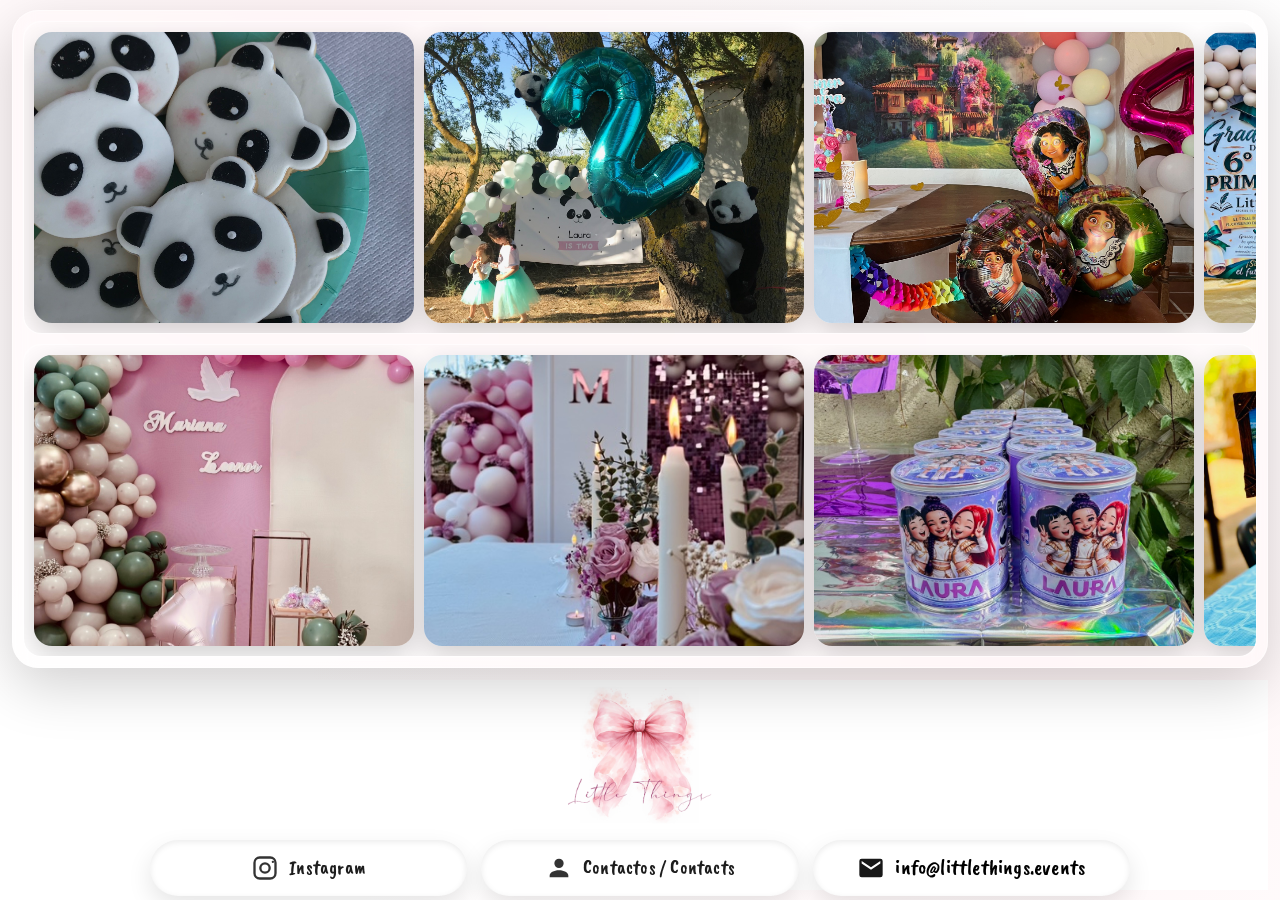
<file: index.html>
<!DOCTYPE html>
<html lang="pt">
<head>
  <!-- Google tag (gtag.js) -->
  <script async src="https://www.googletagmanager.com/gtag/js?id=G-YQN46F71DS"></script>
  <script>
    window.dataLayer = window.dataLayer || [];
    function gtag(){dataLayer.push(arguments);}
    gtag('js', new Date());
    gtag('config', 'G-YQN46F71DS');
  </script>

  <meta charset="UTF-8" />
  <meta name="viewport" content="width=device-width, initial-scale=1.0, viewport-fit=cover" />
  <title>Little Things</title>

  <link rel="preconnect" href="https://fonts.googleapis.com">
  <link rel="preconnect" href="https://fonts.gstatic.com" crossorigin>
  <link href="https://fonts.googleapis.com/css2?family=Caveat+Brush&display=swap" rel="stylesheet">

  <style>
    :root{
      --gap: 12px;

      --speedTop: 26s;
      --speedBottom: 30s;

      --minLogoBlock: 210px;
      --minSlideBlock: 320px;

      --shadow: 0 18px 55px rgba(0,0,0,0.18);
      --radiusOuter: 26px;
      --radiusInner: 18px;

      --btnFont: "Caveat Brush", system-ui, -apple-system, Segoe UI, Roboto, Arial, sans-serif;
      --btnSize: 22px;
    }

    *{
      box-sizing: border-box;
    }

    html{
      height: -webkit-fill-available;
    }

    body{
      margin: 0;
      height: 100vh;
      height: 100svh;
      height: 100dvh;
      height: -webkit-fill-available;
      overflow: hidden;
      font-family: system-ui, -apple-system, Segoe UI, Roboto, Arial, sans-serif;
      background: #fff;
    }

    .bg{
      position: fixed;
      inset: 0;
      background:
        radial-gradient(circle at 25% 10%, rgba(255,192,203,0.18), transparent 55%),
        radial-gradient(circle at 80% 70%, rgba(255,182,193,0.14), transparent 60%),
        #ffffff;
      z-index: -2;
    }

    .page{
      position: fixed;
      inset: 0;
      display: grid;
      gap: var(--gap);
      padding:
        calc(10px + env(safe-area-inset-top))
        12px
        calc(10px + env(safe-area-inset-bottom))
        12px;

      grid-template-rows:
        minmax(var(--minSlideBlock), 2.5fr)
        minmax(var(--minLogoBlock), 0.8fr);
    }

    .slideshow{
      border-radius: var(--radiusOuter);
      overflow: hidden;
      background: rgba(255,255,255,0.12);
      border: 1px solid rgba(255,255,255,0.45);
      box-shadow: var(--shadow);
      backdrop-filter: blur(10px);
      -webkit-backdrop-filter: blur(10px);

      display: grid;
      grid-template-rows: 1fr 1fr;
      gap: 10px;
      padding: 10px;
      min-height: 0;
    }

    .lane{
      position: relative;
      overflow: hidden;
      border-radius: var(--radiusInner);
      background: rgba(255,255,255,0.18);
      border: 1px solid rgba(255,255,255,0.45);
    }

    .track{
      position: absolute;
      inset: 0;
      display: flex;
      gap: 10px;
      padding: 10px;
      width: max-content;
      align-items: center;
      will-change: transform;
    }

    .lane.top .track{
      animation: moveLeft var(--speedTop) linear infinite;
    }

    .lane.bottom .track{
      animation: moveRight var(--speedBottom) linear infinite;
    }

    @keyframes moveLeft{
      from{
        transform: translateX(0);
      }

      to{
        transform: translateX(calc(-1 * var(--shift)));
      }
    }

    @keyframes moveRight{
      from{
        transform: translateX(calc(-1 * var(--shift)));
      }

      to{
        transform: translateX(0);
      }
    }

    .slide{
      flex: 0 0 auto;
      height: 100%;
      width: min(40vw, 380px);
      border-radius: var(--radiusInner);
      overflow: hidden;
      box-shadow: 0 10px 28px rgba(0,0,0,0.18);
      background: transparent;
    }

    .slide img{
      width: 100%;
      height: 100%;
      display: block;
      object-fit: cover;
      object-position: center;
    }

    .bottomBar{
      width: 100%;
      height: 100%;
      background: #ffffff;
      border: none;
      border-radius: 0;
      box-shadow: none;
      padding: 0;
      margin: 0;

      display: grid;
      grid-template-rows: minmax(150px, 1fr) auto;
      align-items: center;
      justify-items: center;
      gap: 10px;
      min-height: 0;
    }

    .logoWrap{
      width: 100%;
      height: 100%;
      display: flex;
      align-items: stretch;
      justify-content: center;
      min-height: 0;
    }

    .logoWrap img{
      width: 100%;
      height: 100%;
      object-fit: contain;
      display: block;
    }

    .contactRow{
      width: 100%;
      display: flex;
      justify-content: center;
      padding: 0 12px 10px 12px;
    }

    .contactGroup{
      width: min(980px, 100%);
      display: flex;
      gap: 14px;
      justify-content: center;
      flex-wrap: wrap;
    }

    .contactBtn{
      display: inline-flex;
      align-items: center;
      justify-content: center;

      flex: 1 1 240px;
      max-width: 520px;

      gap: 10px;
      cursor: pointer;
      -webkit-tap-highlight-color: transparent;
      user-select: none;
      transition: transform .10s ease, filter .12s ease;

      padding: 14px 16px;
      border-radius: 999px;
      text-decoration: none;

      color: rgba(10,10,10,0.92);
      background: #ffffff;
      border: none;

      box-shadow:
        inset 0 2px 6px rgba(0,0,0,0.08),
        0 10px 24px rgba(0,0,0,0.10);

      font-family: var(--btnFont);
      font-weight: 400;
      letter-spacing: .2px;
      font-size: var(--btnSize);
      line-height: 1.05;
    }

    .contactBtn *{
      font-family: var(--btnFont);
      font-weight: 400;
      font-size: var(--btnSize);
      line-height: 1.05;
    }

    .contactBtn:hover{
      filter: brightness(1.02);
    }

    .contactBtn:active{
      transform: scale(0.985);
    }

    button.contactBtn{
      -webkit-appearance: none;
      appearance: none;
      font: inherit;
      color: inherit;
      background: #ffffff;
      text-align: center;
    }

    .icon{
      width: 28px;
      height: 28px;
      display: inline-block;
      opacity: .9;
      flex: 0 0 auto;
    }

    .glow{
      animation-name: glowPulse;
      animation-timing-function: ease-in-out;
      animation-iteration-count: infinite;
    }

    @keyframes glowPulse{
      0%{
        box-shadow:
          inset 0 2px 6px rgba(0,0,0,0.08),
          0 10px 24px rgba(0,0,0,0.10);
      }

      50%{
        box-shadow:
          inset 0 2px 6px rgba(0,0,0,0.08),
          0 14px 34px rgba(255,105,180,0.22);
      }

      100%{
        box-shadow:
          inset 0 2px 6px rgba(0,0,0,0.08),
          0 10px 24px rgba(0,0,0,0.10);
      }
    }

    #btnInsta span,
    #btnContacts span{
      font-size: calc(var(--btnSize) - 2px);
    }

    @media (max-height: 700px){
      :root{
        --minLogoBlock: 180px;
        --minSlideBlock: 300px;
        --btnSize: 20px;
      }

      .slide{
        width: min(44vw, 360px);
      }

      .contactBtn{
        padding: 12px 14px;
      }
    }

    @media (max-width: 768px){
      :root{
        --btnSize: 19px;
      }

      .page{
        grid-template-rows:
          minmax(340px, 1.8fr)
          minmax(250px, 0.85fr);
      }

      .slideshow{
        gap: 8px;
        padding: 8px;
      }

      .track{
        gap: 8px;
        padding: 8px;
      }

      .slide{
        width: min(72vw, 300px);
      }

      .bottomBar{
        grid-template-rows: minmax(130px, 1fr) auto;
        gap: 6px;
      }

      .logoWrap{
        min-height: 130px;
        max-height: 170px;
      }

      .logoWrap img{
        width: 100%;
        height: 100%;
        object-fit: contain;
      }

      .contactRow{
        padding: 0 6px 6px 6px;
      }

      .contactGroup{
        gap: 6px;
      }

      .contactBtn{
        flex: 1 1 100%;
        max-width: 520px;
        padding: 8px 14px;
        min-height: 40px;
      }

      .icon{
        width: 24px;
        height: 24px;
      }

      #emailText{
        font-size: 16px;
      }
    }

    @media (max-width: 420px){
      :root{
        --btnSize: 18px;
      }

      .page{
        grid-template-rows:
          minmax(330px, 1.75fr)
          minmax(240px, 0.8fr);
      }

      .bottomBar{
        grid-template-rows: minmax(120px, 150px) auto;
        gap: 5px;
      }

      .logoWrap{
        min-height: 120px;
        max-height: 150px;
      }

      .contactRow{
        padding: 0 5px 6px 5px;
      }

      .contactGroup{
        gap: 5px;
      }

      .contactBtn{
        padding: 7px 12px;
        min-height: 38px;
      }

      .icon{
        width: 22px;
        height: 22px;
      }

      #emailText{
        font-size: 15px;
      }
    }

    @media (max-width: 360px){
      :root{
        --btnSize: 16px;
      }

      .page{
        grid-template-rows:
          minmax(320px, 1.75fr)
          minmax(225px, 0.75fr);
      }

      .bottomBar{
        grid-template-rows: minmax(105px, 130px) auto;
      }

      .logoWrap{
        min-height: 105px;
        max-height: 130px;
      }

      .contactBtn{
        padding: 6px 10px;
        min-height: 36px;
      }

      .icon{
        width: 20px;
        height: 20px;
      }

      #emailText{
        font-size: 14px;
      }
    }
  </style>
</head>

<body>

  <div class="bg" aria-hidden="true"></div>

  <div class="page">

    <section class="slideshow" aria-label="Slideshow">

      <div class="lane top">
        <div class="track" id="trackTop"></div>
      </div>

      <div class="lane bottom">
        <div class="track" id="trackBottom"></div>
      </div>

    </section>

    <section class="bottomBar" aria-label="Logo and contacts">

      <div class="logoWrap">
        <img src="./background.png" alt="Little Things" />
      </div>

      <div class="contactRow">

        <div class="contactGroup">

          <a class="contactBtn glow"
             id="btnInsta"
             href="https://www.instagram.com/little.things.artdecor"
             target="_blank"
             rel="noopener">

            <svg class="icon" viewBox="0 0 24 24" aria-hidden="true">
              <path fill="currentColor" d="M7.5 2h9A5.5 5.5 0 0 1 22 7.5v9A5.5 5.5 0 0 1 16.5 22h-9A5.5 5.5 0 0 1 2 16.5v-9A5.5 5.5 0 0 1 7.5 2Zm0 2A3.5 3.5 0 0 0 4 7.5v9A3.5 3.5 0 0 0 7.5 20h9a3.5 3.5 0 0 0 3.5-3.5v-9A3.5 3.5 0 0 0 16.5 4h-9Zm11.25 1.75a1 1 0 1 1 0 2a1 1 0 0 1 0-2ZM12 7a5 5 0 1 1 0 10a5 5 0 0 1 0-10Zm0 2a3 3 0 1 0 0 6a3 3 0 0 0 0-6Z"/>
            </svg>

            <span>Instagram</span>
          </a>

          <a class="contactBtn glow"
             id="btnContacts"
             href="./qr_contact/contacts.html">

            <svg class="icon" viewBox="0 0 24 24" aria-hidden="true">
              <path fill="currentColor" d="M12 12a4 4 0 1 0-4-4a4 4 0 0 0 4 4Zm0 2c-4.42 0-8 2.01-8 4.5V20h16v-1.5c0-2.49-3.58-4.5-8-4.5Z"/>
            </svg>

            <span>Contactos / Contacts</span>
          </a>

          <button class="contactBtn glow"
                  id="emailBtn"
                  type="button">

            <svg class="icon" viewBox="0 0 24 24" aria-hidden="true">
              <path fill="currentColor" d="M20 4H4a2 2 0 0 0-2 2v12a2 2 0 0 0 2 2h16a2 2 0 0 0 2-2V6a2 2 0 0 0-2-2Zm0 4.2l-8 5.3l-8-5.3V6l8 5.3L20 6v2.2Z"/>
            </svg>

            <span id="emailText">info@littlethings.events</span>
          </button>

        </div>

      </div>

    </section>

  </div>

  <script>
    const topPhotos = [
      "./assets/photo01.jpg",
      "./assets/photo02.jpg",
      "./assets/photo03.jpg",
      "./assets/photo04.jpg",
      "./assets/photo05.jpg",
      "./assets/photo06.jpg",
      "./assets/photo07.jpg",
      "./assets/photo08.jpg",
      "./assets/photo09.jpg",
      "./assets/photo10.jpg",
      "./assets/photo11.jpg",
      "./assets/photo12.jpg",
      "./assets/photo13.jpg",
      "./assets/photo14.jpg",
      //"./assets/photo15.jpg",
      //"./assets/photo16.jpg",
      "./assets/photo17.jpg",
      "./assets/photo18.jpg",
      "./assets/photo19.jpg",
      "./assets/photo20.jpg",
      "./assets/photo21.jpg",
      "./assets/photo22.jpg",
      "./assets/photo23.jpg",
      "./assets/photo47.jpg",
      "./assets/photo48.jpg",
      "./assets/photo49.jpg",
      "./assets/photo50.jpg",
      "./assets/photo51.jpg",
    ];

    const bottomPhotos = [
      "./assets/photo24.jpg",
      //"./assets/photo25.jpg",
      //"./assets/photo26.jpg",
      //"./assets/photo27.jpg",
      "./assets/photo28.jpg",
      "./assets/photo29.jpg",
      "./assets/photo30.jpg",
      //"./assets/photo31.jpg",
      //"./assets/photo32.jpg",
      //"./assets/photo33.jpg",
     //"./assets/photo34.jpg",
      //"./assets/photo35.jpg",
      //"./assets/photo36.jpg",
      "./assets/photo37.jpg",
      "./assets/photo38.jpg",
      "./assets/photo39.jpg",
      "./assets/photo40.jpg",
      "./assets/photo41.jpg",
      "./assets/photo42.jpg",
      "./assets/photo43.jpg",
      "./assets/photo44.jpg",
      "./assets/photo45.jpg",
      "./assets/photo46.jpg",
      "./assets/photo52.jpg",
      "./assets/photo53.jpg",
      "./assets/photo54.jpg",
      "./assets/photo55.jpg",
      "./assets/photo56.jpg",
      "./assets/photo57.jpg",
      "./assets/photo58.jpg",
    ];

    function makeSlide(src){
      const wrap = document.createElement("div");
      wrap.className = "slide";

      const img = document.createElement("img");
      img.src = src;
      img.alt = "Little Things";
      img.loading = "eager";

      wrap.appendChild(img);

      return { wrap, img };
    }

    function restartAnimation(trackEl){
      trackEl.style.animation = "none";
      trackEl.offsetHeight;
      trackEl.style.animation = "";
    }

    function recalcShift(trackEl){
      const fullWidth = trackEl.scrollWidth;
      const shift = fullWidth / 2;

      trackEl.style.setProperty("--shift", shift + "px");

      restartAnimation(trackEl);
    }

    function shuffleArray(array){
      return array
        .map(value => ({ value, sort: Math.random() }))
        .sort((a, b) => a.sort - b.sort)
        .map(({ value }) => value);
    }

    function fillTrack(trackEl, photos){
      trackEl.innerHTML = "";

      const randomPhotos = shuffleArray(photos);
      const seq = randomPhotos.concat(randomPhotos);

      const imgs = [];

      seq.forEach(src => {
        const { wrap, img } = makeSlide(src);

        imgs.push(img);

        trackEl.appendChild(wrap);
      });

      let pending = imgs.length;

      const doneOne = () => {
        pending--;

        if (pending <= 0){
          requestAnimationFrame(() => recalcShift(trackEl));
        }
      };

      imgs.forEach(img => {
        if (img.complete){
          doneOne();
        } else {
          img.addEventListener("load", doneOne, { once: true });
          img.addEventListener("error", doneOne, { once: true });
        }
      });

      setTimeout(() => recalcShift(trackEl), 1200);
    }

    let resizeTimer;

    function init(){
      fillTrack(document.getElementById("trackTop"), topPhotos);
      fillTrack(document.getElementById("trackBottom"), bottomPhotos);

      syncGlow();

      setTimeout(syncGlow, 1300);
    }

    window.addEventListener("load", init);

    window.addEventListener("resize", () => {
      clearTimeout(resizeTimer);

      resizeTimer = setTimeout(() => {
        init();
      }, 250);
    });

    function parseSeconds(val){
      const s = String(val).trim();

      if (s.endsWith("ms")) return parseFloat(s) / 1000;
      if (s.endsWith("s")) return parseFloat(s);

      const num = parseFloat(s);

      return Number.isFinite(num) ? num : 3.5;
    }

    function syncGlow(){
      const root = getComputedStyle(document.documentElement);
      const speedTop = parseSeconds(root.getPropertyValue("--speedTop")) || 26;

      const ids = ["btnInsta", "btnContacts", "emailBtn"];
      const els = ids.map(id => document.getElementById(id)).filter(Boolean);

      if (!els.length) return;

      els.forEach((el, idx) => {
        el.style.animationDuration = speedTop + "s";
        el.style.animationDelay = ((speedTop / 3) * idx) + "s";

        el.style.animationName = "none";
        el.offsetHeight;
        el.style.animationName = "glowPulse";
      });
    }

    (function bindEmailCopy(){
      const emailBtn = document.getElementById("emailBtn");
      const emailText = document.getElementById("emailText");

      if (!emailBtn || !emailText) return;

      const email = "info@littlethings.events";
      const original = emailText.textContent;

      emailBtn.addEventListener("click", async () => {
        try{
          await navigator.clipboard.writeText(email);

          emailText.textContent = "Copiado / Copied";

          setTimeout(() => {
            emailText.textContent = original;
          }, 1500);

        }catch{
          emailText.textContent = "Erro";

          setTimeout(() => {
            emailText.textContent = original;
          }, 1500);
        }
      });
    })();
  </script>

</body>
</html>
</file>
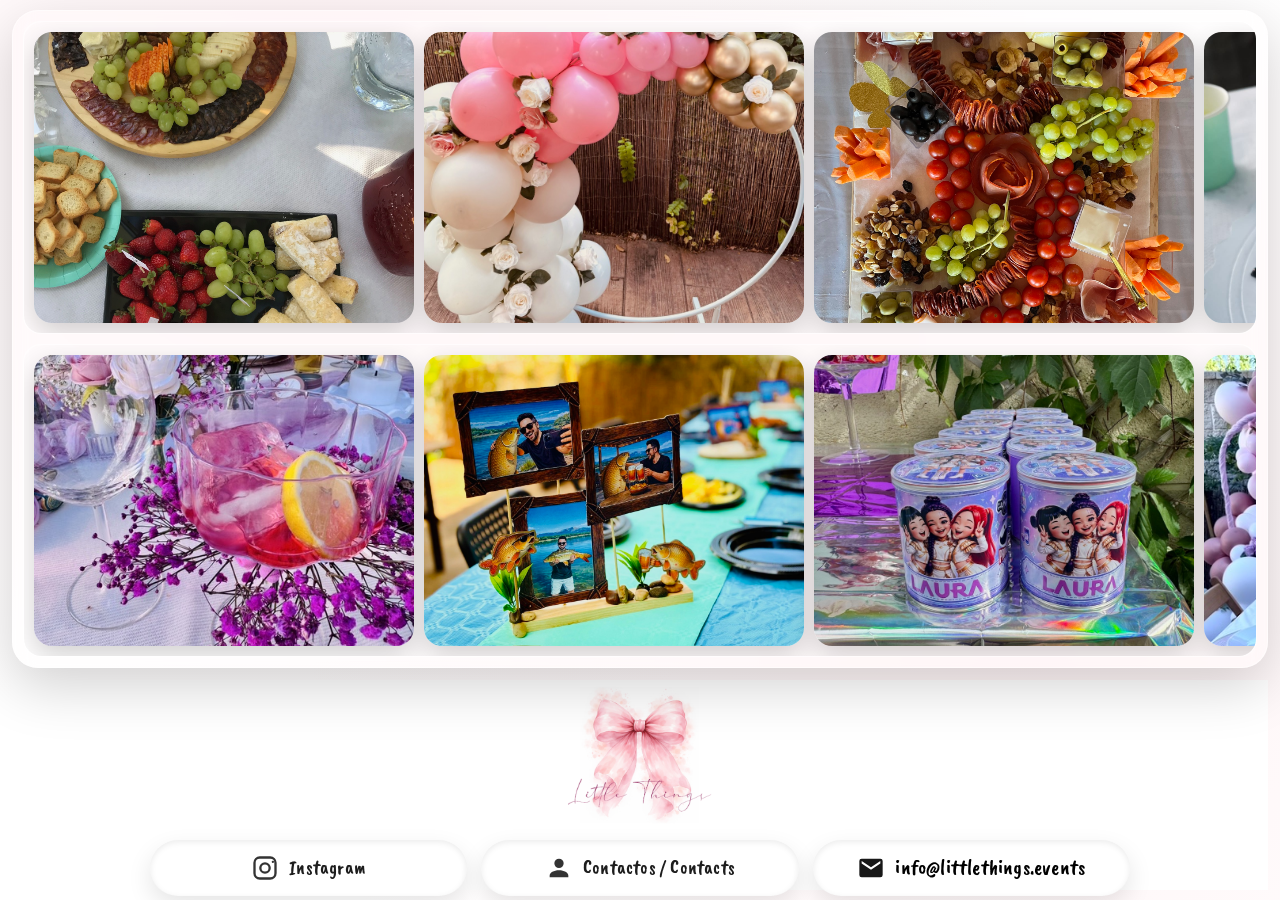
<file: index_test.html>
<!DOCTYPE html>
<html lang="pt">
<head>
  <!-- Google tag (gtag.js) -->
  <script async src="https://www.googletagmanager.com/gtag/js?id=G-YQN46F71DS"></script>
  <script>
    window.dataLayer = window.dataLayer || [];
    function gtag(){dataLayer.push(arguments);}
    gtag('js', new Date());
    gtag('config', 'G-YQN46F71DS');
  </script>

  <meta charset="UTF-8" />
  <meta name="viewport" content="width=device-width, initial-scale=1.0, viewport-fit=cover" />
  <title>Little Things</title>

  <link rel="preconnect" href="https://fonts.googleapis.com">
  <link rel="preconnect" href="https://fonts.gstatic.com" crossorigin>
  <link href="https://fonts.googleapis.com/css2?family=Caveat+Brush&display=swap" rel="stylesheet">

  <style>
    :root{
      --gap: 12px;

      --speedTop: 26s;
      --speedBottom: 30s;

      --minLogoBlock: 210px;
      --minSlideBlock: 320px;

      --shadow: 0 18px 55px rgba(0,0,0,0.18);
      --radiusOuter: 26px;
      --radiusInner: 18px;

      --btnFont: "Caveat Brush", system-ui, -apple-system, Segoe UI, Roboto, Arial, sans-serif;
      --btnSize: 22px;
    }

    *{
      box-sizing: border-box;
    }

    html{
      height: -webkit-fill-available;
    }

    body{
      margin: 0;
      height: 100vh;
      height: 100svh;
      height: 100dvh;
      height: -webkit-fill-available;
      overflow: hidden;
      font-family: system-ui, -apple-system, Segoe UI, Roboto, Arial, sans-serif;
      background: #fff;
    }

    .bg{
      position: fixed;
      inset: 0;
      background:
        radial-gradient(circle at 25% 10%, rgba(255,192,203,0.18), transparent 55%),
        radial-gradient(circle at 80% 70%, rgba(255,182,193,0.14), transparent 60%),
        #ffffff;
      z-index: -2;
    }

    .page{
      position: fixed;
      inset: 0;
      display: grid;
      gap: var(--gap);
      padding:
        calc(10px + env(safe-area-inset-top))
        12px
        calc(10px + env(safe-area-inset-bottom))
        12px;

      grid-template-rows:
        minmax(var(--minSlideBlock), 2.5fr)
        minmax(var(--minLogoBlock), 0.8fr);
    }

    .slideshow{
      border-radius: var(--radiusOuter);
      overflow: hidden;
      background: rgba(255,255,255,0.12);
      border: 1px solid rgba(255,255,255,0.45);
      box-shadow: var(--shadow);
      backdrop-filter: blur(10px);
      -webkit-backdrop-filter: blur(10px);

      display: grid;
      grid-template-rows: 1fr 1fr;
      gap: 10px;
      padding: 10px;
      min-height: 0;
    }

    .lane{
      position: relative;
      overflow: hidden;
      border-radius: var(--radiusInner);
      background: rgba(255,255,255,0.18);
      border: 1px solid rgba(255,255,255,0.45);
    }

    .track{
      position: absolute;
      inset: 0;
      display: flex;
      gap: 10px;
      padding: 10px;
      width: max-content;
      align-items: center;
      will-change: transform;
    }

    .lane.top .track{
      animation: moveLeft var(--speedTop) linear infinite;
    }

    .lane.bottom .track{
      animation: moveRight var(--speedBottom) linear infinite;
    }

    @keyframes moveLeft{
      from{
        transform: translateX(0);
      }

      to{
        transform: translateX(calc(-1 * var(--shift)));
      }
    }

    @keyframes moveRight{
      from{
        transform: translateX(calc(-1 * var(--shift)));
      }

      to{
        transform: translateX(0);
      }
    }

    .slide{
      flex: 0 0 auto;
      height: 100%;
      width: min(40vw, 380px);
      border-radius: var(--radiusInner);
      overflow: hidden;
      box-shadow: 0 10px 28px rgba(0,0,0,0.18);
      background: transparent;
    }

    .slide img{
      width: 100%;
      height: 100%;
      display: block;
      object-fit: cover;
      object-position: center;
    }

    .bottomBar{
      width: 100%;
      height: 100%;
      background: #ffffff;
      border: none;
      border-radius: 0;
      box-shadow: none;
      padding: 0;
      margin: 0;

      display: grid;
      grid-template-rows: minmax(150px, 1fr) auto;
      align-items: center;
      justify-items: center;
      gap: 10px;
      min-height: 0;
    }

    .logoWrap{
      width: 100%;
      height: 100%;
      display: flex;
      align-items: stretch;
      justify-content: center;
      min-height: 0;
    }

    .logoWrap img{
      width: 100%;
      height: 100%;
      object-fit: contain;
      display: block;
    }

    .contactRow{
      width: 100%;
      display: flex;
      justify-content: center;
      padding: 0 12px 10px 12px;
    }

    .contactGroup{
      width: min(980px, 100%);
      display: flex;
      gap: 14px;
      justify-content: center;
      flex-wrap: wrap;
    }

    .contactBtn{
      display: inline-flex;
      align-items: center;
      justify-content: center;

      flex: 1 1 240px;
      max-width: 520px;

      gap: 10px;
      cursor: pointer;
      -webkit-tap-highlight-color: transparent;
      user-select: none;
      transition: transform .10s ease, filter .12s ease;

      padding: 14px 16px;
      border-radius: 999px;
      text-decoration: none;

      color: rgba(10,10,10,0.92);
      background: #ffffff;
      border: none;

      box-shadow:
        inset 0 2px 6px rgba(0,0,0,0.08),
        0 10px 24px rgba(0,0,0,0.10);

      font-family: var(--btnFont);
      font-weight: 400;
      letter-spacing: .2px;
      font-size: var(--btnSize);
      line-height: 1.05;
    }

    .contactBtn *{
      font-family: var(--btnFont);
      font-weight: 400;
      font-size: var(--btnSize);
      line-height: 1.05;
    }

    .contactBtn:hover{
      filter: brightness(1.02);
    }

    .contactBtn:active{
      transform: scale(0.985);
    }

    button.contactBtn{
      -webkit-appearance: none;
      appearance: none;
      font: inherit;
      color: inherit;
      background: #ffffff;
      text-align: center;
    }

    .icon{
      width: 28px;
      height: 28px;
      display: inline-block;
      opacity: .9;
      flex: 0 0 auto;
    }

    .glow{
      animation-name: glowPulse;
      animation-timing-function: ease-in-out;
      animation-iteration-count: infinite;
    }

    @keyframes glowPulse{
      0%{
        box-shadow:
          inset 0 2px 6px rgba(0,0,0,0.08),
          0 10px 24px rgba(0,0,0,0.10);
      }

      50%{
        box-shadow:
          inset 0 2px 6px rgba(0,0,0,0.08),
          0 14px 34px rgba(255,105,180,0.22);
      }

      100%{
        box-shadow:
          inset 0 2px 6px rgba(0,0,0,0.08),
          0 10px 24px rgba(0,0,0,0.10);
      }
    }

    #btnInsta span,
    #btnContacts span{
      font-size: calc(var(--btnSize) - 2px);
    }

    @media (max-height: 700px){
      :root{
        --minLogoBlock: 180px;
        --minSlideBlock: 300px;
        --btnSize: 20px;
      }

      .slide{
        width: min(44vw, 360px);
      }

      .contactBtn{
        padding: 12px 14px;
      }
    }

    @media (max-width: 768px){
      :root{
        --btnSize: 19px;
      }

      .page{
        grid-template-rows:
          minmax(340px, 1.8fr)
          minmax(250px, 0.85fr);
      }

      .slideshow{
        gap: 8px;
        padding: 8px;
      }

      .track{
        gap: 8px;
        padding: 8px;
      }

      .slide{
        width: min(72vw, 300px);
      }

      .bottomBar{
        grid-template-rows: minmax(130px, 1fr) auto;
        gap: 6px;
      }

      .logoWrap{
        min-height: 130px;
        max-height: 170px;
      }

      .logoWrap img{
        width: 100%;
        height: 100%;
        object-fit: contain;
      }

      .contactRow{
        padding: 0 6px 6px 6px;
      }

      .contactGroup{
        gap: 6px;
      }

      .contactBtn{
        flex: 1 1 100%;
        max-width: 520px;
        padding: 8px 14px;
        min-height: 40px;
      }

      .icon{
        width: 24px;
        height: 24px;
      }

      #emailText{
        font-size: 16px;
      }
    }

    @media (max-width: 420px){
      :root{
        --btnSize: 18px;
      }

      .page{
        grid-template-rows:
          minmax(330px, 1.75fr)
          minmax(240px, 0.8fr);
      }

      .bottomBar{
        grid-template-rows: minmax(120px, 150px) auto;
        gap: 5px;
      }

      .logoWrap{
        min-height: 120px;
        max-height: 150px;
      }

      .contactRow{
        padding: 0 5px 6px 5px;
      }

      .contactGroup{
        gap: 5px;
      }

      .contactBtn{
        padding: 7px 12px;
        min-height: 38px;
      }

      .icon{
        width: 22px;
        height: 22px;
      }

      #emailText{
        font-size: 15px;
      }
    }

    @media (max-width: 360px){
      :root{
        --btnSize: 16px;
      }

      .page{
        grid-template-rows:
          minmax(320px, 1.75fr)
          minmax(225px, 0.75fr);
      }

      .bottomBar{
        grid-template-rows: minmax(105px, 130px) auto;
      }

      .logoWrap{
        min-height: 105px;
        max-height: 130px;
      }

      .contactBtn{
        padding: 6px 10px;
        min-height: 36px;
      }

      .icon{
        width: 20px;
        height: 20px;
      }

      #emailText{
        font-size: 14px;
      }
    }

    /* Halloween: se aplica solo a la ventana del sorteo */
    .raffleOverlay{background:radial-gradient(circle at 50% 20%,rgba(106,43,140,.85),rgba(10,5,22,.96))!important}
    .raffleCard{background:linear-gradient(160deg,#251332,#120c20)!important;border:2px solid #ed9236;color:#fff4df!important;box-shadow:0 0 45px #ed923655,0 25px 75px #0009!important}
    .raffleCard h2{color:#ffab48!important;text-shadow:0 0 18px #ed7e5588}
    .raffleCard p{color:#f6e8ff}
    .halloweenDecor{font-size:35px;letter-spacing:12px;animation:spookyFloat 2.5s ease-in-out infinite alternate}
    @keyframes spookyFloat{to{transform:translateY(-9px) rotate(-3deg)}}
    .raffleButton{background:linear-gradient(90deg,#e66c22,#9a3cc7)!important;box-shadow:0 5px 18px #e66c2255}
    .raffleHome{display:block;text-decoration:none;box-sizing:border-box}
    .raffleHome[hidden]{display:none!important}
    .wheel{border-color:#ff9c36!important;background:conic-gradient(#ed7d25 0deg 72deg,#67318c 72deg 144deg,#ed7d25 144deg 216deg,#67318c 216deg 288deg,#60a879 288deg 360deg)!important;box-shadow:0 0 25px #ff8a3066!important}
    .wheelLabel{color:#fff9ed!important;text-shadow:0 1px 3px #000;font-size:13px}
    .wheelHub{background:#21102e!important}
    .wheelPointer{border-top-color:#ffbd52!important}
    #raffleResult{color:#ffbc5c!important}
    .raffleClose{color:#fff!important}
    /* Sorteo Little Things */
    .raffleOverlay{position:fixed;inset:0;z-index:1000;background:rgba(28,13,26,.76);display:flex;align-items:center;justify-content:center;padding:18px;overflow:auto}
    .raffleOverlay[hidden]{display:none!important}
    .raffleCard{position:relative;width:min(440px,100%);background:#fff;border-radius:28px;padding:24px 18px;text-align:center;box-shadow:0 24px 75px #0005;color:#382136}
    .raffleCard h2{font-family:var(--btnFont);font-size:36px;margin:6px 0;color:#bb397f}
    .raffleCard p{line-height:1.45}
    .raffleButton{border:0;border-radius:99px;padding:14px 22px;background:#c63e89;color:white;font:24px var(--btnFont);cursor:pointer;width:100%;margin-top:12px}
    .raffleButton:disabled{opacity:.6;cursor:default}
    .wheelWrap{cursor:pointer;position:relative;width:min(290px,78vw);aspect-ratio:1;margin:20px auto}
    .wheel{position:relative;width:100%;height:100%;border:9px solid #f6d3e5;border-radius:50%;background:conic-gradient(#f7afd0 0deg 72deg,#fce8a8 72deg 144deg,#f7afd0 144deg 216deg,#fce8a8 216deg 288deg,#b9e9d6 288deg 360deg);box-shadow:0 8px 25px #0002;transition:transform 5s cubic-bezier(.12,.75,.12,1)}
    .wheelLabel{position:absolute;top:50%;left:50%;width:76px;margin-left:-38px;margin-top:-10px;text-align:center;font-weight:800;font-size:14px;color:#61304f;transform:rotate(var(--angle)) translateY(-90px) rotate(calc(-1 * var(--angle)));pointer-events:none}
    .wheelHub{position:absolute;left:50%;top:50%;transform:translate(-50%,-50%);width:65px;height:65px;border-radius:50%;background:white;display:grid;place-items:center;font-size:35px;box-shadow:0 4px 12px #0002;pointer-events:none}
    .wheelPointer{position:absolute;z-index:2;top:-15px;left:50%;transform:translateX(-50%);width:0;height:0;border-left:18px solid transparent;border-right:18px solid transparent;border-top:33px solid #ad2e75}
    #raffleResult{font-weight:700;font-size:22px;color:#a92d73}
    .raffleClose{position:absolute;right:14px;top:10px;background:transparent;border:0;font-size:27px;cursor:pointer;color:#6c5064}
    .confetti{position:fixed;top:-20px;width:9px;height:14px;pointer-events:none;z-index:1100;animation:confettiFall 2.8s linear forwards}
    @keyframes confettiFall{to{transform:translateY(110vh) rotate(900deg);opacity:0}}
  </style>
</head>

<body>

  <div class="bg" aria-hidden="true"></div>

  <div class="page">

    <section class="slideshow" aria-label="Slideshow">

      <div class="lane top">
        <div class="track" id="trackTop"></div>
      </div>

      <div class="lane bottom">
        <div class="track" id="trackBottom"></div>
      </div>

    </section>

    <section class="bottomBar" aria-label="Logo and contacts">

      <div class="logoWrap">
        <img src="./background.png" alt="Little Things" />
      </div>

      <div class="contactRow">

        <div class="contactGroup">

          <a class="contactBtn glow"
             id="btnInsta"
             href="https://www.instagram.com/little.things.artdecor"
             target="_blank"
             rel="noopener">

            <svg class="icon" viewBox="0 0 24 24" aria-hidden="true">
              <path fill="currentColor" d="M7.5 2h9A5.5 5.5 0 0 1 22 7.5v9A5.5 5.5 0 0 1 16.5 22h-9A5.5 5.5 0 0 1 2 16.5v-9A5.5 5.5 0 0 1 7.5 2Zm0 2A3.5 3.5 0 0 0 4 7.5v9A3.5 3.5 0 0 0 7.5 20h9a3.5 3.5 0 0 0 3.5-3.5v-9A3.5 3.5 0 0 0 16.5 4h-9Zm11.25 1.75a1 1 0 1 1 0 2a1 1 0 0 1 0-2ZM12 7a5 5 0 1 1 0 10a5 5 0 0 1 0-10Zm0 2a3 3 0 1 0 0 6a3 3 0 0 0 0-6Z"/>
            </svg>

            <span>Instagram</span>
          </a>

          <a class="contactBtn glow"
             id="btnContacts"
             href="./qr_contact/contacts.html">

            <svg class="icon" viewBox="0 0 24 24" aria-hidden="true">
              <path fill="currentColor" d="M12 12a4 4 0 1 0-4-4a4 4 0 0 0 4 4Zm0 2c-4.42 0-8 2.01-8 4.5V20h16v-1.5c0-2.49-3.58-4.5-8-4.5Z"/>
            </svg>

            <span>Contactos / Contacts</span>
          </a>

          <button class="contactBtn glow"
                  id="emailBtn"
                  type="button">

            <svg class="icon" viewBox="0 0 24 24" aria-hidden="true">
              <path fill="currentColor" d="M20 4H4a2 2 0 0 0-2 2v12a2 2 0 0 0 2 2h16a2 2 0 0 0 2-2V6a2 2 0 0 0-2-2Zm0 4.2l-8 5.3l-8-5.3V6l8 5.3L20 6v2.2Z"/>
            </svg>

            <span id="emailText">info@littlethings.events</span>
          </button>

        </div>

      </div>

    </section>

  </div>


  <div id="raffleOverlay" class="raffleOverlay" hidden role="dialog" aria-modal="true" aria-labelledby="raffleTitle">
    <div class="raffleCard">
      <button class="raffleClose" id="raffleClose" aria-label="Cerrar">×</button>
      <div class="halloweenDecor" aria-hidden="true">🎃 👻 🦇</div>
      <h2 id="raffleTitle">¡La ruleta embrujada!</h2>
      <p id="raffleIntro">Sigue a Little Things en Instagram y vuelve para tentar a la suerte... ¡si te atreves!</p>
      <div class="wheelWrap" id="wheelWrap"><div class="wheelPointer"></div><div id="raffleWheel" class="wheel"><span class="wheelLabel" style="--angle:36deg">Sigue<br>intentando</span><span class="wheelLabel" style="--angle:108deg">Sin premio</span><span class="wheelLabel" style="--angle:180deg">Otra vez<br>será</span><span class="wheelLabel" style="--angle:252deg">Sin premio</span><span class="wheelLabel" style="--angle:324deg">🎁 Premio</span><span class="wheelHub">🎃</span></div></div>
      <p id="raffleResult" aria-live="polite"></p>
      <button class="raffleButton" id="raffleFollow">Seguir en Instagram ♡</button>
      <button class="raffleButton" id="raffleReturn" hidden>🎡 ¡GIRAR LA RULETA!</button>
      <a class="raffleButton raffleHome" id="raffleHome" href="https://www.littlethings.events/index.html" hidden>🏠 Volver a Little Things</a>
    </div>
  </div>
  <script>
    const topPhotos = [
      "./assets/photo01.jpg",
      "./assets/photo02.jpg",
      "./assets/photo03.jpg",
      "./assets/photo04.jpg",
      "./assets/photo05.jpg",
      "./assets/photo06.jpg",
      "./assets/photo07.jpg",
      "./assets/photo08.jpg",
      "./assets/photo09.jpg",
      "./assets/photo10.jpg",
      "./assets/photo11.jpg",
      "./assets/photo12.jpg",
      "./assets/photo13.jpg",
      "./assets/photo14.jpg",
      //"./assets/photo15.jpg",
      //"./assets/photo16.jpg",
      "./assets/photo17.jpg",
      "./assets/photo18.jpg",
      "./assets/photo19.jpg",
      "./assets/photo20.jpg",
      "./assets/photo21.jpg",
      "./assets/photo22.jpg",
      "./assets/photo23.jpg",
      "./assets/photo47.jpg",
      "./assets/photo48.jpg",
      "./assets/photo49.jpg",
      "./assets/photo50.jpg",
      "./assets/photo51.jpg",
    ];

    const bottomPhotos = [
      "./assets/photo24.jpg",
      //"./assets/photo25.jpg",
      //"./assets/photo26.jpg",
      //"./assets/photo27.jpg",
      "./assets/photo28.jpg",
      "./assets/photo29.jpg",
      "./assets/photo30.jpg",
      //"./assets/photo31.jpg",
      //"./assets/photo32.jpg",
      //"./assets/photo33.jpg",
     //"./assets/photo34.jpg",
      //"./assets/photo35.jpg",
      //"./assets/photo36.jpg",
      "./assets/photo37.jpg",
      "./assets/photo38.jpg",
      "./assets/photo39.jpg",
      "./assets/photo40.jpg",
      "./assets/photo41.jpg",
      "./assets/photo42.jpg",
      "./assets/photo43.jpg",
      "./assets/photo44.jpg",
      "./assets/photo45.jpg",
      "./assets/photo46.jpg",
      "./assets/photo52.jpg",
      "./assets/photo53.jpg",
      "./assets/photo54.jpg",
      "./assets/photo55.jpg",
      "./assets/photo56.jpg",
      "./assets/photo57.jpg",
      "./assets/photo58.jpg",
    ];

    function makeSlide(src){
      const wrap = document.createElement("div");
      wrap.className = "slide";

      const img = document.createElement("img");
      img.src = src;
      img.alt = "Little Things";
      img.loading = "eager";

      wrap.appendChild(img);

      return { wrap, img };
    }

    function restartAnimation(trackEl){
      trackEl.style.animation = "none";
      trackEl.offsetHeight;
      trackEl.style.animation = "";
    }

    function recalcShift(trackEl){
      const fullWidth = trackEl.scrollWidth;
      const shift = fullWidth / 2;

      trackEl.style.setProperty("--shift", shift + "px");

      restartAnimation(trackEl);
    }

    function shuffleArray(array){
      return array
        .map(value => ({ value, sort: Math.random() }))
        .sort((a, b) => a.sort - b.sort)
        .map(({ value }) => value);
    }

    function fillTrack(trackEl, photos){
      trackEl.innerHTML = "";

      const randomPhotos = shuffleArray(photos);
      const seq = randomPhotos.concat(randomPhotos);

      const imgs = [];

      seq.forEach(src => {
        const { wrap, img } = makeSlide(src);

        imgs.push(img);

        trackEl.appendChild(wrap);
      });

      let pending = imgs.length;

      const doneOne = () => {
        pending--;

        if (pending <= 0){
          requestAnimationFrame(() => recalcShift(trackEl));
        }
      };

      imgs.forEach(img => {
        if (img.complete){
          doneOne();
        } else {
          img.addEventListener("load", doneOne, { once: true });
          img.addEventListener("error", doneOne, { once: true });
        }
      });

      setTimeout(() => recalcShift(trackEl), 1200);
    }

    let resizeTimer;

    function init(){
      fillTrack(document.getElementById("trackTop"), topPhotos);
      fillTrack(document.getElementById("trackBottom"), bottomPhotos);

      syncGlow();

      setTimeout(syncGlow, 1300);
    }

    window.addEventListener("load", init);

    window.addEventListener("resize", () => {
      clearTimeout(resizeTimer);

      resizeTimer = setTimeout(() => {
        init();
      }, 250);
    });

    function parseSeconds(val){
      const s = String(val).trim();

      if (s.endsWith("ms")) return parseFloat(s) / 1000;
      if (s.endsWith("s")) return parseFloat(s);

      const num = parseFloat(s);

      return Number.isFinite(num) ? num : 3.5;
    }

    function syncGlow(){
      const root = getComputedStyle(document.documentElement);
      const speedTop = parseSeconds(root.getPropertyValue("--speedTop")) || 26;

      const ids = ["btnInsta", "btnContacts", "emailBtn"];
      const els = ids.map(id => document.getElementById(id)).filter(Boolean);

      if (!els.length) return;

      els.forEach((el, idx) => {
        el.style.animationDuration = speedTop + "s";
        el.style.animationDelay = ((speedTop / 3) * idx) + "s";

        el.style.animationName = "none";
        el.offsetHeight;
        el.style.animationName = "glowPulse";
      });
    }

    (function bindEmailCopy(){
      const emailBtn = document.getElementById("emailBtn");
      const emailText = document.getElementById("emailText");

      if (!emailBtn || !emailText) return;

      const email = "info@littlethings.events";
      const original = emailText.textContent;

      emailBtn.addEventListener("click", async () => {
        try{
          await navigator.clipboard.writeText(email);

          emailText.textContent = "Copiado / Copied";

          setTimeout(() => {
            emailText.textContent = original;
          }, 1500);

        }catch{
          emailText.textContent = "Erro";

          setTimeout(() => {
            emailText.textContent = original;
          }, 1500);
        }
      });
    })();

    // Sorteo: se activa con ?sorteo=1 en el QR; para probar, añade ese parámetro a la URL.
    (function setupRaffle(){
      const overlay=document.getElementById('raffleOverlay');
      const follow=document.getElementById('raffleFollow');
      const ret=document.getElementById('raffleReturn');
      const wheel=document.getElementById('raffleWheel');
      const wrap=document.getElementById('wheelWrap');
      const result=document.getElementById('raffleResult');
      const intro=document.getElementById('raffleIntro');
      const home=document.getElementById('raffleHome');
      const key='littlethings_raffle_played_v2';
      // 5 sectores iguales: 1 premio y 4 sin premio = 20% de probabilidad.
      const sectors=5;
      if(!new URLSearchParams(location.search).has('sorteo'))return;
      overlay.hidden=false;
      let waiting=false, started=false;
      const alreadyPlayed=localStorage.getItem(key)==='yes';
      if(alreadyPlayed){follow.hidden=true;ret.hidden=true;intro.textContent='Ya has participado en este dispositivo.';home.hidden=false;return;}
      function celebrate(){
        const colors=['#ff6cad','#ffd76e','#ad77e5','#82d5bd'];
        for(let i=0;i<55;i++){
          const el=document.createElement('i');el.className='confetti';
          el.style.left=Math.random()*100+'vw';el.style.background=colors[i%colors.length];
          el.style.animationDelay=Math.random()*.6+'s';document.body.appendChild(el);
          setTimeout(()=>el.remove(),3500);
        }
      }
      function spin(){
        if(started||!waiting)return;
        started=true;follow.hidden=true;ret.disabled=true;ret.textContent='La ruleta está girando…';
        intro.textContent='🦇 ¡Que los espíritus decidan tu suerte!';
        // Sorteo uniforme con un generador aleatorio del navegador.
        const random=new Uint32Array(1);crypto.getRandomValues(random);
        const selected=Math.floor((random[0]/4294967296)*sectors);
        const winning=selected===4;
        // La flecha apunta arriba; centra el sector elegido bajo ella.
        const center=selected*72+36;
        const rotation=2160+(360-center);
        wheel.style.transform='rotate('+rotation+'deg)';
        setTimeout(()=>{
          if(winning){
            result.textContent='🎃 ¡Truco o trato! ¡Has ganado un regalo sorpresa!';
            intro.textContent='Enseña esta pantalla para recoger tu regalo.';
            celebrate();
          }else{
            result.textContent='👻 ¡Los fantasmas se han llevado tu premio!';
            intro.textContent='¡Gracias por participar! Feliz Halloween 🎃';
          }
          localStorage.setItem(key,'yes');
          ret.hidden=true;
          home.hidden=false;
        },5200);
      }
      follow.addEventListener('click',()=>{
        waiting=true;ret.hidden=false;
        intro.textContent='Cuando vuelvas de Instagram, toca la ruleta o pulsa ¡GIRAR LA RULETA!';
        // Enlace abierto por gesto del usuario; la pestaña original permanece disponible.
        window.open('https://www.instagram.com/little.things.artdecor/','_blank','noopener');
      });
      ret.addEventListener('click',spin);
      wrap.addEventListener('click',spin);
      document.getElementById('raffleClose').addEventListener('click',()=>overlay.hidden=true);
    })();
  </script>

</body>
</html>
</file>
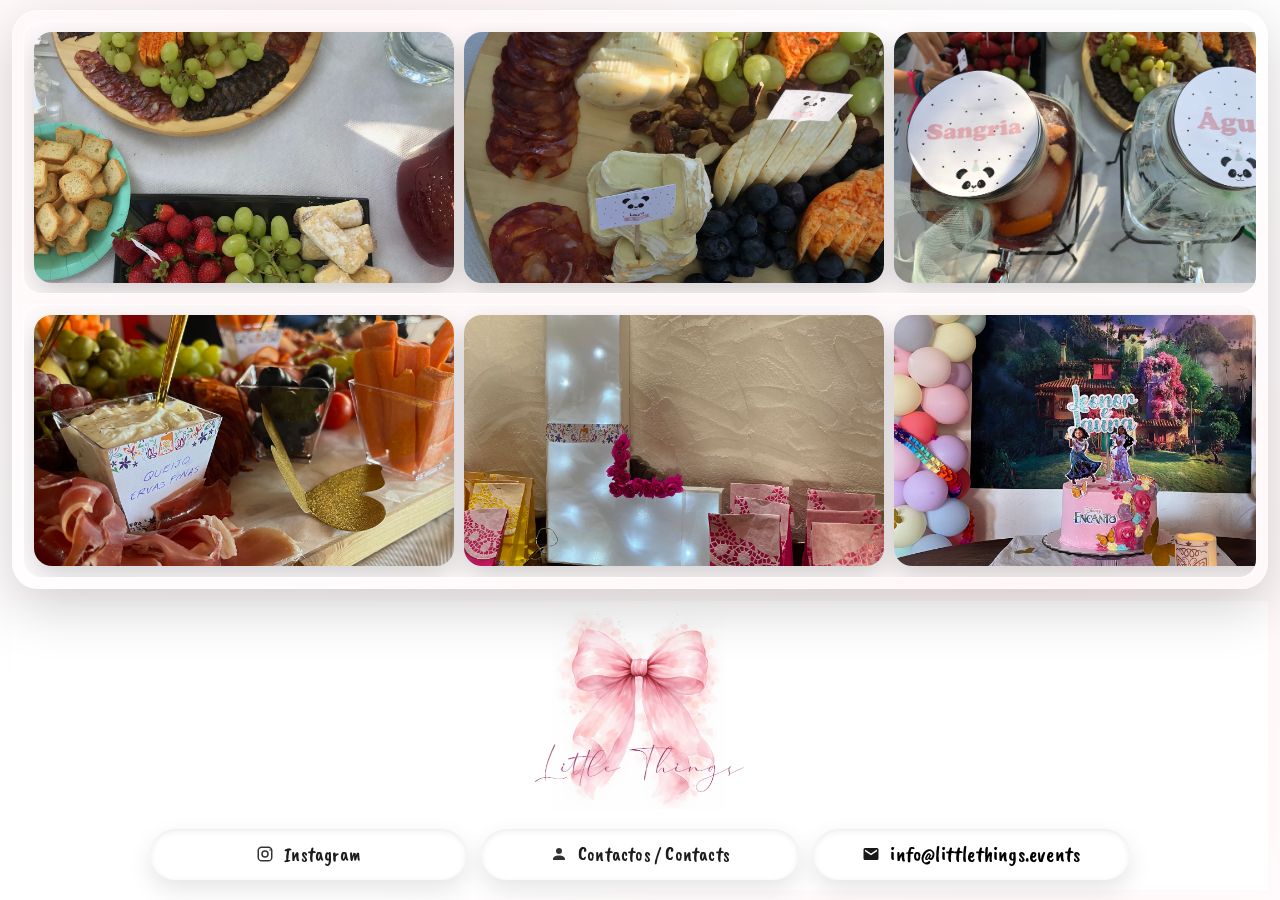
<file: index_test_old.html>
<!DOCTYPE html>
<html lang="pt">
<head>
  <!-- Google tag (gtag.js) -->
  <script async src="https://www.googletagmanager.com/gtag/js?id=G-YQN46F71DS"></script>
  <script>
    window.dataLayer = window.dataLayer || [];
    function gtag(){dataLayer.push(arguments);}
    gtag('js', new Date());
    gtag('config', 'G-YQN46F71DS');
  </script>

  <meta charset="UTF-8" />
  <meta name="viewport" content="width=device-width, initial-scale=1.0, viewport-fit=cover" />
  <title>Little Things</title>

  <!-- ✅ Fonte "brush" para os botões -->
  <link rel="preconnect" href="https://fonts.googleapis.com">
  <link rel="preconnect" href="https://fonts.gstatic.com" crossorigin>
  <link href="https://fonts.googleapis.com/css2?family=Caveat+Brush&display=swap" rel="stylesheet">

  <style>
    :root{
      --gap: 12px;

      /* speeds */
      --speedTop: 26s;
      --speedBottom: 30s;

      /* layout */
      --minLogoBlock: 240px;
      --minSlideBlock: 260px;

      --shadow: 0 18px 55px rgba(0,0,0,0.18);
      --radiusOuter: 26px;
      --radiusInner: 18px;

      /* ✅ fonte dos botões */
      --btnFont: "Caveat Brush", system-ui, -apple-system, Segoe UI, Roboto, Arial, sans-serif;

      /* ✅ tamanho único (igual nos 3) */
      --btnSize: 22px;
    }

    *{ box-sizing: border-box; }
    html{ height: -webkit-fill-available; }
    body{
      margin: 0;
      height: 100vh;
      height: 100svh;
      height: 100dvh;
      height: -webkit-fill-available;
      overflow: hidden;
      font-family: system-ui, -apple-system, Segoe UI, Roboto, Arial, sans-serif;
      background: #fff;
    }

    /* subtle background */
    .bg{
      position: fixed;
      inset: 0;
      background:
        radial-gradient(circle at 25% 10%, rgba(255,192,203,0.18), transparent 55%),
        radial-gradient(circle at 80% 70%, rgba(255,182,193,0.14), transparent 60%),
        #ffffff;
      z-index: -2;
    }

    .page{
      position: fixed;
      inset: 0;
      display: grid;
      gap: var(--gap);
      padding:
        calc(10px + env(safe-area-inset-top))
        12px
        calc(10px + env(safe-area-inset-bottom))
        12px;

      grid-template-rows:
        minmax(var(--minSlideBlock), 2fr)
        minmax(var(--minLogoBlock), 1fr);
    }

    /* ===== SLIDESHOW: COM MOLDURA ===== */
    .slideshow{
      border-radius: var(--radiusOuter);
      overflow: hidden;
      background: rgba(255,255,255,0.12);
      border: 1px solid rgba(255,255,255,0.45);
      box-shadow: var(--shadow);
      backdrop-filter: blur(10px);
      -webkit-backdrop-filter: blur(10px);

      display: grid;
      grid-template-rows: 1fr 1fr;
      gap: 10px;
      padding: 10px;
      min-height: 0;
    }

    .lane{
      position: relative;
      overflow: hidden;
      border-radius: var(--radiusInner);
      background: rgba(255,255,255,0.18);
      border: 1px solid rgba(255,255,255,0.45);
    }

    .track{
      position: absolute;
      inset: 0;
      display: flex;
      gap: 10px;
      padding: 10px;
      width: max-content;
      align-items: center;
      will-change: transform;
    }

    .lane.top .track{ animation: moveLeft var(--speedTop) linear infinite; }
    .lane.bottom .track{ animation: moveRight var(--speedBottom) linear infinite; }

    @keyframes moveLeft{
      from { transform: translateX(0); }
      to   { transform: translateX(calc(-1 * var(--shift))); }
    }
    @keyframes moveRight{
      from { transform: translateX(calc(-1 * var(--shift))); }
      to   { transform: translateX(0); }
    }

    .slide{
      flex: 0 0 auto;
      height: 100%;
      width: min(46vw, 420px);
      border-radius: var(--radiusInner);
      overflow: hidden;
      box-shadow: 0 10px 28px rgba(0,0,0,0.18);
      background: transparent;
    }

    .slide img{
      width: 100%;
      height: 100%;
      display: block;
      object-fit: cover;
      object-position: center;
    }

    /* ===== BOTTOM: branco total, sem border/card ===== */
    .bottomBar{
      width: 100%;
      height: 100%;
      background: #ffffff;
      border: none;
      border-radius: 0;
      box-shadow: none;
      padding: 0;
      margin: 0;

      display: grid;
      grid-template-rows: 1fr auto;
      align-items: center;
      justify-items: center;
      gap: 10px;
      min-height: 0;
    }

    .logoWrap{
      width: 100%;
      height: 100%;
      display: flex;
      align-items: stretch;
      justify-content: center;
      min-height: 0;
    }

    .logoWrap img{
      width: 100%;
      height: 100%;
      object-fit: contain;
      display: block;
    }

    .contactRow{
      width: 100%;
      display: flex;
      justify-content: center;
      padding: 0 12px 10px 12px;
    }

    .contactBtn{
      display: inline-flex;
      align-items: center;
      justify-content: center;

      width: min(520px, 100%);
      padding: 14px 16px;
      border-radius: 999px;
      text-decoration: none;

      color: rgba(10,10,10,0.92);
      background: #ffffff;
      border: none;

      box-shadow:
        inset 0 2px 6px rgba(0,0,0,0.08),
        0 10px 24px rgba(0,0,0,0.10);
    }
    .contactBtn:active{ transform: scale(0.985); }

    @media (max-height: 700px){
      :root{
        --minLogoBlock: 210px;
        --minSlideBlock: 240px;
        --btnSize: 20px; /* ✅ igual, só um pouco menor em ecrãs baixos */
      }
      .slide{ width: min(52vw, 380px); }
      .contactBtn{ padding: 12px 14px; }
    }

    /* =======================================================
       ✅ 3 botões + ícones + brilho + tamanho igual (sem clamp)
    ======================================================= */

    .contactGroup{
      width: min(980px, 100%);
      display: flex;
      gap: 14px;
      justify-content: center;
      flex-wrap: wrap;
    }

    .contactBtn{
      flex: 1 1 240px;
      max-width: 520px;

      gap: 10px;
      cursor: pointer;
      -webkit-tap-highlight-color: transparent;
      user-select: none;
      transition: transform .10s ease, filter .12s ease;

      font-family: var(--btnFont);
      font-weight: 400;
      letter-spacing: .2px;
      font-size: var(--btnSize);
      line-height: 1.05;
    }

    .contactBtn *{
      font-family: var(--btnFont);
      font-weight: 400;
      font-size: var(--btnSize);
      line-height: 1.05;
    }

    .contactBtn:hover{ filter: brightness(1.02); }

    button.contactBtn{
      -webkit-appearance: none;
      appearance: none;
      font: inherit;
      color: inherit;
      background: #ffffff;
      text-align: center;
    }

    .icon{
      width: 18px;
      height: 18px;
      display: inline-block;
      opacity: .9;
      flex: 0 0 auto;
    }

    .glow{
      animation-name: glowPulse;
      animation-timing-function: ease-in-out;
      animation-iteration-count: infinite;
    }

    @keyframes glowPulse{
      0%{
        box-shadow:
          inset 0 2px 6px rgba(0,0,0,0.08),
          0 10px 24px rgba(0,0,0,0.10);
      }
      50%{
        box-shadow:
          inset 0 2px 6px rgba(0,0,0,0.08),
          0 14px 34px rgba(255,105,180,0.22);
      }
      100%{
        box-shadow:
          inset 0 2px 6px rgba(0,0,0,0.08),
          0 10px 24px rgba(0,0,0,0.10);
      }
    }

    /* ✅ ÚNICA MUDANÇA: letras (span) do Instagram + Contactos alinhadas ao tamanho visual do Email */
    #btnInsta span,
    #btnContacts span{
      font-size: calc(var(--btnSize) - 2px);
    }
  </style>
</head>

<body>
  <div class="bg" aria-hidden="true"></div>

  <div class="page">

    <section class="slideshow" aria-label="Slideshow">
      <div class="lane top">
        <div class="track" id="trackTop"></div>
      </div>

      <div class="lane bottom">
        <div class="track" id="trackBottom"></div>
      </div>
    </section>

    <section class="bottomBar" aria-label="Logo and contacts">
      <div class="logoWrap">
        <img src="./background.png" alt="Little Things" />
      </div>

      <div class="contactRow">
        <div class="contactGroup">

          <a class="contactBtn glow" id="btnInsta"
             href="https://www.instagram.com/little.things.artdecor"
             target="_blank" rel="noopener">
            <svg class="icon" viewBox="0 0 24 24" aria-hidden="true">
              <path fill="currentColor" d="M7.5 2h9A5.5 5.5 0 0 1 22 7.5v9A5.5 5.5 0 0 1 16.5 22h-9A5.5 5.5 0 0 1 2 16.5v-9A5.5 5.5 0 0 1 7.5 2Zm0 2A3.5 3.5 0 0 0 4 7.5v9A3.5 3.5 0 0 0 7.5 20h9a3.5 3.5 0 0 0 3.5-3.5v-9A3.5 3.5 0 0 0 16.5 4h-9Zm11.25 1.75a1 1 0 1 1 0 2a1 1 0 0 1 0-2ZM12 7a5 5 0 1 1 0 10a5 5 0 0 1 0-10Zm0 2a3 3 0 1 0 0 6a3 3 0 0 0 0-6Z"/>
            </svg>
            <span>Instagram</span>
          </a>

          <a class="contactBtn glow" id="btnContacts" href="./qr_contact/">
            <svg class="icon" viewBox="0 0 24 24" aria-hidden="true">
              <path fill="currentColor" d="M12 12a4 4 0 1 0-4-4a4 4 0 0 0 4 4Zm0 2c-4.42 0-8 2.01-8 4.5V20h16v-1.5c0-2.49-3.58-4.5-8-4.5Z"/>
            </svg>
            <span>Contactos / Contacts</span>
          </a>

          <button class="contactBtn glow" id="emailBtn" type="button">
            <svg class="icon" viewBox="0 0 24 24" aria-hidden="true">
              <path fill="currentColor" d="M20 4H4a2 2 0 0 0-2 2v12a2 2 0 0 0 2 2h16a2 2 0 0 0 2-2V6a2 2 0 0 0-2-2Zm0 4.2l-8 5.3l-8-5.3V6l8 5.3L20 6v2.2Z"/>
            </svg>
            <span id="emailText">info@littlethings.events</span>
          </button>

        </div>
      </div>

    </section>

  </div>

  <script>
    const topPhotos = [
      "./assets/photo01.jpg",
      "./assets/photo02.jpg",
      "./assets/photo03.jpg",
      "./assets/photo04.jpg",
      "./assets/photo05.jpg",
      "./assets/photo06.jpg",
      "./assets/photo07.jpg",
      "./assets/photo08.jpg",
    ];

    const bottomPhotos = [
      "./assets/photo09.jpg",
      "./assets/photo10.jpg",
      "./assets/photo11.jpg",
      "./assets/photo12.jpg",
      "./assets/photo13.jpg",
      "./assets/photo14.jpg",
    ];

    function makeSlide(src){
      const wrap = document.createElement("div");
      wrap.className = "slide";

      const img = document.createElement("img");
      img.src = src;
      img.alt = "Little Things";
      img.loading = "eager";

      wrap.appendChild(img);
      return { wrap, img };
    }

    function restartAnimation(trackEl){
      const anim = getComputedStyle(trackEl).animationName;
      trackEl.style.animation = "none";
      trackEl.offsetHeight;
      trackEl.style.animation = "";
    }

    function recalcShift(trackEl){
      const fullWidth = trackEl.scrollWidth;
      const shift = fullWidth / 2;
      trackEl.style.setProperty("--shift", shift + "px");
      restartAnimation(trackEl);
    }

    function fillTrack(trackEl, photos){
      trackEl.innerHTML = "";
      const seq = photos.concat(photos);

      const imgs = [];
      seq.forEach(src => {
        const { wrap, img } = makeSlide(src);
        imgs.push(img);
        trackEl.appendChild(wrap);
      });

      let pending = imgs.length;
      const doneOne = () => {
        pending--;
        if (pending <= 0) requestAnimationFrame(() => recalcShift(trackEl));
      };

      imgs.forEach(img => {
        if (img.complete) doneOne();
        else{
          img.addEventListener("load", doneOne, { once: true });
          img.addEventListener("error", doneOne, { once: true });
        }
      });

      setTimeout(() => recalcShift(trackEl), 1200);
    }

    function init(){
      fillTrack(document.getElementById("trackTop"), topPhotos);
      fillTrack(document.getElementById("trackBottom"), bottomPhotos);

      syncGlow();
      setTimeout(syncGlow, 1300);
    }

    window.addEventListener("load", init);
    window.addEventListener("resize", init);

    function parseSeconds(val){
      const s = String(val).trim();
      if (s.endsWith("ms")) return parseFloat(s) / 1000;
      if (s.endsWith("s")) return parseFloat(s);
      const num = parseFloat(s);
      return Number.isFinite(num) ? num : 3.5;
    }

    function syncGlow(){
      const root = getComputedStyle(document.documentElement);
      const speedTop = parseSeconds(root.getPropertyValue("--speedTop")) || 26;

      const ids = ["btnInsta", "btnContacts", "emailBtn"];
      const els = ids.map(id => document.getElementById(id)).filter(Boolean);
      if (!els.length) return;

      els.forEach((el, idx) => {
        el.style.animationDuration = speedTop + "s";
        el.style.animationDelay = ((speedTop / 3) * idx) + "s";

        el.style.animationName = "none";
        el.offsetHeight;
        el.style.animationName = "glowPulse";
      });
    }

    (function bindEmailCopy(){
      const emailBtn = document.getElementById("emailBtn");
      const emailText = document.getElementById("emailText");
      if (!emailBtn || !emailText) return;

      const email = "info@littlethings.events";
      const original = emailText.textContent;

      emailBtn.addEventListener("click", async () => {
        try{
          await navigator.clipboard.writeText(email);
          emailText.textContent = "Copiado / Copied";
          setTimeout(() => { emailText.textContent = original; }, 1500);
        }catch{
          emailText.textContent = "Erro";
          setTimeout(() => { emailText.textContent = original; }, 1500);
        }
      });
    })();
  </script>
</body>
</html>
</file>
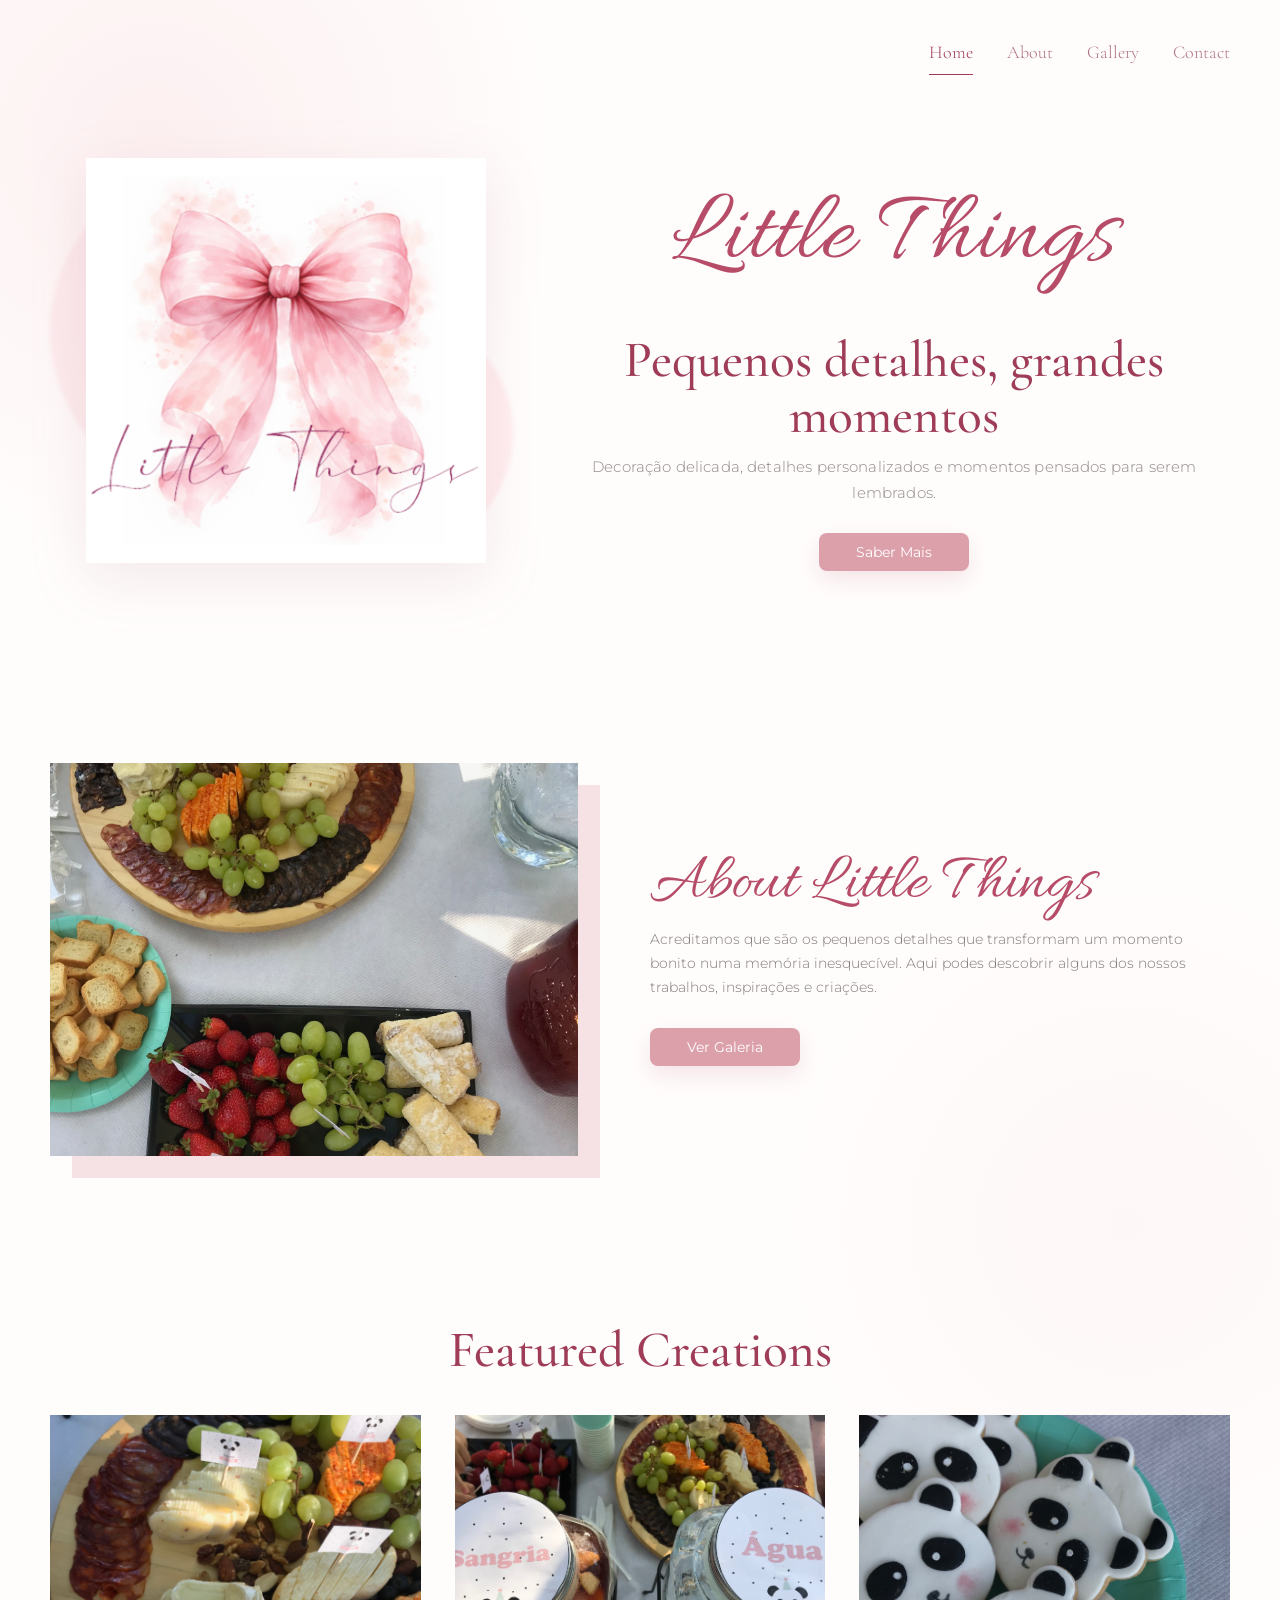
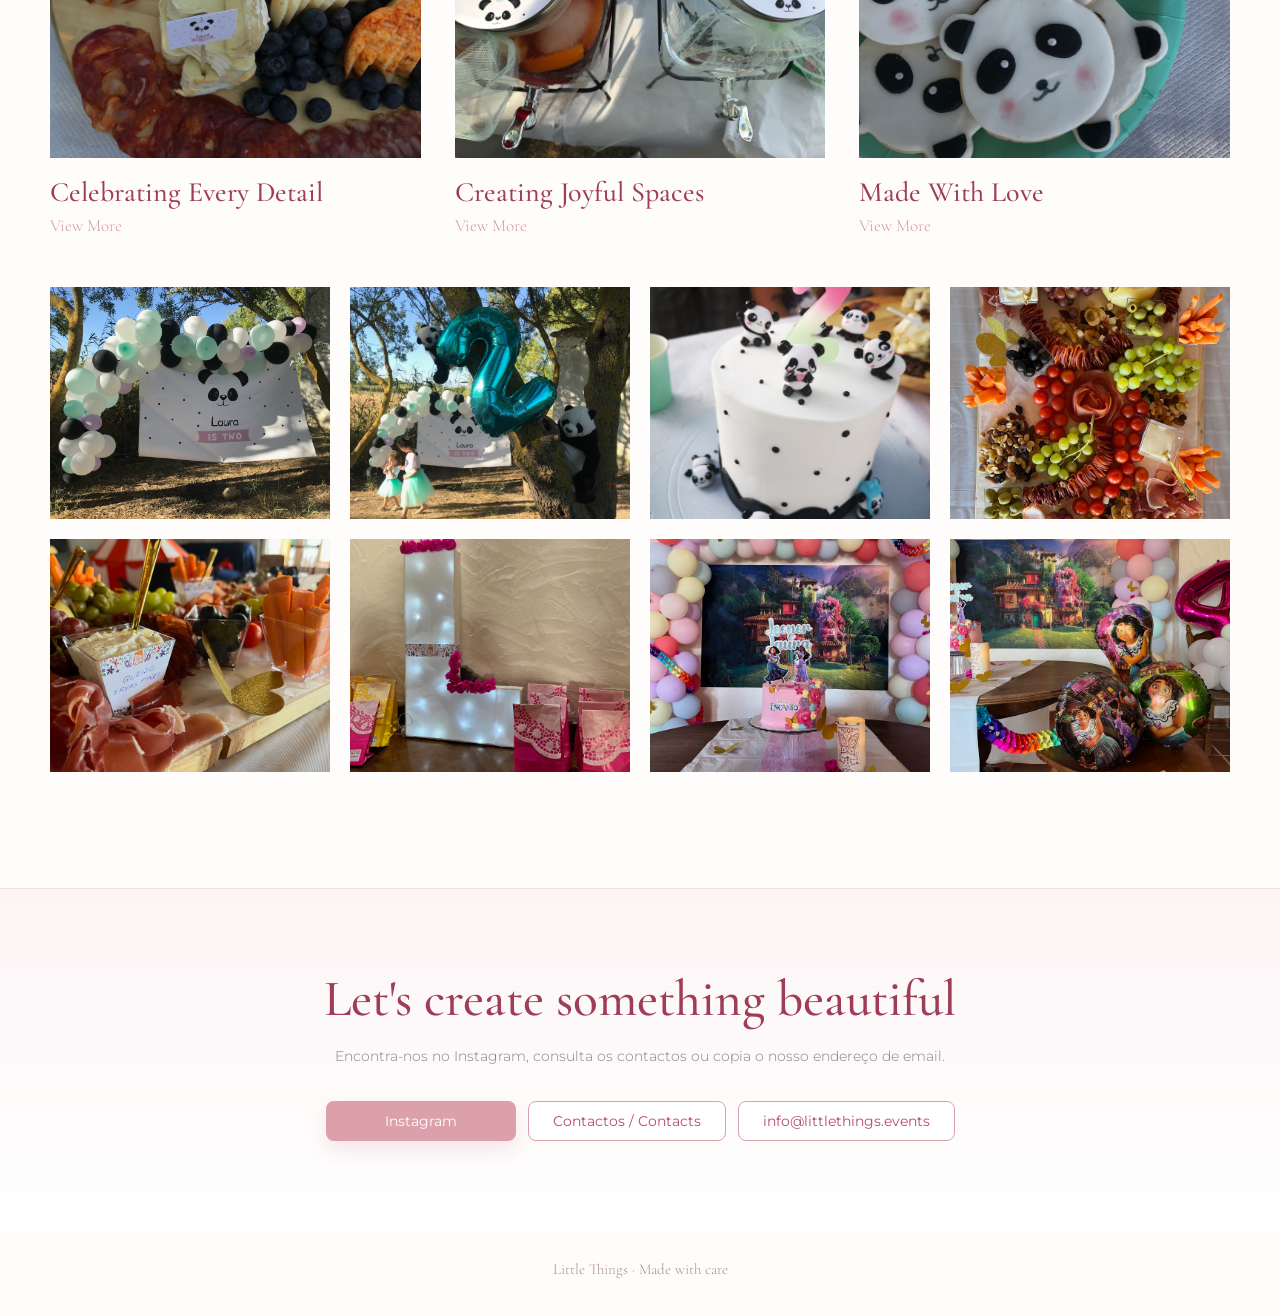
<file: index_test_original - Copy.html>
<!DOCTYPE html>
<html lang="pt">
<head>
  <!-- Google tag (gtag.js) -->
  <script async src="https://www.googletagmanager.com/gtag/js?id=G-YQN46F71DS"></script>
  <script>
    window.dataLayer = window.dataLayer || [];
    function gtag(){dataLayer.push(arguments);}
    gtag('js', new Date());
    gtag('config', 'G-YQN46F71DS');
  </script>

  <meta charset="UTF-8" />
  <meta name="viewport" content="width=device-width, initial-scale=1.0" />
  <meta name="theme-color" content="#fffaf9" />
  <title>Little Things</title>

  <link rel="preconnect" href="https://fonts.googleapis.com">
  <link rel="preconnect" href="https://fonts.gstatic.com" crossorigin>
  <link href="https://fonts.googleapis.com/css2?family=Allura&family=Cormorant+Garamond:wght@400;500;600&family=Montserrat:wght@300;400;500&display=swap" rel="stylesheet">

  <style>
    :root{
      --rose: #b64c68;
      --rose-dark: #9f3d58;
      --rose-soft: #dca0aa;
      --rose-pale: #f6e1e5;
      --paper: #fffdfc;
      --ink: #555051;
      --muted: #837a7c;
      --line: rgba(182, 76, 104, .18);
      --serif: "Cormorant Garamond", Georgia, serif;
      --script: "Allura", cursive;
      --sans: "Montserrat", system-ui, sans-serif;
      --max: 1180px;
    }

    *{ box-sizing: border-box; }

    html{
      scroll-behavior: smooth;
    }

    body{
      margin: 0;
      min-height: 100vh;
      overflow-x: hidden;
      color: var(--ink);
      background:
        radial-gradient(circle at 12% 5%, rgba(244, 192, 201, .22), transparent 26rem),
        radial-gradient(circle at 88% 42%, rgba(249, 221, 226, .18), transparent 24rem),
        var(--paper);
      font-family: var(--sans);
      font-weight: 300;
      line-height: 1.7;
    }

    img{
      display: block;
      max-width: 100%;
    }

    a{
      color: inherit;
    }

    .container{
      width: min(var(--max), calc(100% - 42px));
      margin-inline: auto;
    }

    /* HEADER */
    .site-header{
      position: relative;
      z-index: 20;
      padding: 30px 0 4px;
    }

    .nav{
      display: flex;
      align-items: center;
      justify-content: flex-end;
      gap: 34px;
      font-family: var(--serif);
      font-size: 18px;
      color: #b17381;
    }

    .nav a{
      position: relative;
      text-decoration: none;
      padding: 7px 0;
      transition: color .2s ease;
    }

    .nav a:hover,
    .nav a.active{
      color: var(--rose-dark);
    }

    .nav a.active::after{
      content: "";
      position: absolute;
      left: 0;
      right: 0;
      bottom: 0;
      height: 1px;
      background: currentColor;
    }

    /* HERO */
    .hero{
      min-height: 610px;
      display: grid;
      align-items: center;
      padding: 18px 0 64px;
    }

    .hero-inner{
      position: relative;
      display: grid;
      grid-template-columns: .95fr 1.35fr;
      align-items: center;
      gap: 36px;
    }

    .hero-art{
      position: relative;
      min-height: 410px;
      display: grid;
      place-items: center;
    }

    .hero-art::before,
    .hero-art::after{
      content: "";
      position: absolute;
      border-radius: 50%;
      filter: blur(2px);
      z-index: -1;
    }

    .hero-art::before{
      width: 330px;
      height: 330px;
      background: rgba(247, 202, 210, .28);
      left: 0;
      top: 10px;
    }

    .hero-art::after{
      width: 245px;
      height: 245px;
      background: rgba(255, 232, 236, .75);
      right: 10px;
      bottom: 10px;
    }

    .brand-image{
      width: min(430px, 96%);
      max-height: 405px;
      object-fit: contain;
      filter: drop-shadow(0 16px 28px rgba(166, 89, 111, .12));
    }

    .hero-copy{
      padding-top: 42px;
      text-align: center;
    }

    .brand-script{
      margin: 0;
      color: var(--rose);
      font-family: var(--script);
      font-size: clamp(76px, 8vw, 128px);
      font-weight: 400;
      line-height: .9;
      letter-spacing: .01em;
    }

    .hero-copy h2{
      margin: 48px 0 10px;
      color: var(--rose-dark);
      font-family: var(--serif);
      font-size: clamp(34px, 4vw, 54px);
      font-weight: 500;
      line-height: 1.1;
    }

    .hero-copy p{
      max-width: 660px;
      margin: 0 auto;
      color: #8f8687;
      font-size: 15px;
      letter-spacing: .01em;
    }

    .btn{
      display: inline-flex;
      align-items: center;
      justify-content: center;
      min-width: 150px;
      margin-top: 28px;
      padding: 12px 24px;
      border: 0;
      border-radius: 8px;
      text-decoration: none;
      font: 400 14px/1 var(--sans);
      color: white;
      background: var(--rose-soft);
      box-shadow: 0 9px 22px rgba(182, 76, 104, .14);
      transition: transform .2s ease, background .2s ease, box-shadow .2s ease;
    }

    .btn:hover{
      transform: translateY(-2px);
      background: var(--rose);
      box-shadow: 0 12px 28px rgba(182, 76, 104, .2);
    }

    /* GENERIC SECTION */
    .section{
      padding: 74px 0;
    }

    .section-title{
      margin: 0 0 36px;
      color: var(--rose-dark);
      text-align: center;
      font-family: var(--serif);
      font-size: clamp(38px, 4vw, 54px);
      font-weight: 500;
      line-height: 1.1;
    }

    .script-heading{
      margin: 0 0 12px;
      color: var(--rose);
      font-family: var(--script);
      font-size: clamp(54px, 5.2vw, 78px);
      font-weight: 400;
      line-height: .95;
    }

    /* ABOUT */
    .about{
      display: grid;
      grid-template-columns: 1fr 1.1fr;
      gap: 72px;
      align-items: center;
    }

    .about-photo{
      position: relative;
    }

    .about-photo::before{
      content: "";
      position: absolute;
      inset: 22px -22px -22px 22px;
      background: var(--rose-pale);
      z-index: -1;
    }

    .about-photo img{
      width: 100%;
      aspect-ratio: 1.34 / 1;
      object-fit: cover;
    }

    .about-copy p{
      margin: 0;
      color: #82797b;
      max-width: 560px;
      font-size: 14px;
    }

    /* FEATURED */
    .featured{
      padding-top: 92px;
    }

    .posts-grid{
      display: grid;
      grid-template-columns: repeat(3, 1fr);
      gap: 34px;
    }

    .post-card{
      text-decoration: none;
      display: block;
    }

    .post-card img{
      width: 100%;
      aspect-ratio: 1.08 / 1;
      object-fit: cover;
      transition: transform .35s ease, filter .35s ease;
    }

    .post-card:hover img{
      transform: translateY(-3px);
      filter: saturate(1.05);
    }

    .post-card h3{
      margin: 18px 0 4px;
      color: var(--rose-dark);
      font-family: var(--serif);
      font-size: 28px;
      font-weight: 500;
      line-height: 1.15;
    }

    .post-card span{
      color: #d49aa6;
      font-family: var(--serif);
      font-size: 17px;
    }

    .mini-grid{
      display: grid;
      grid-template-columns: repeat(4, 1fr);
      gap: 20px;
      margin-top: 46px;
    }

    .mini-grid img{
      width: 100%;
      aspect-ratio: 1 / .83;
      object-fit: cover;
    }

    /* CONTACT */
    .contact-section{
      margin-top: 42px;
      padding: 82px 0 90px;
      background: linear-gradient(180deg, rgba(250,239,241,.55), rgba(255,255,255,.9));
      border-top: 1px solid var(--line);
    }

    .contact-section p{
      max-width: 620px;
      margin: -18px auto 0;
      text-align: center;
      color: #887f80;
      font-size: 14px;
    }

    .contact-actions{
      margin-top: 32px;
      display: flex;
      justify-content: center;
      flex-wrap: wrap;
      gap: 12px;
    }

    .contact-actions a,
    .contact-actions button{
      min-width: 190px;
      margin: 0;
      cursor: pointer;
      font-family: var(--sans);
    }

    .contact-actions .secondary{
      color: var(--rose);
      background: white;
      border: 1px solid var(--rose-soft);
      box-shadow: none;
    }

    footer{
      padding: 26px 0 34px;
      text-align: center;
      color: #aa8d94;
      font-family: var(--serif);
      font-size: 15px;
    }

    @media (max-width: 900px){
      .site-header{
        padding-top: 20px;
      }

      .nav{
        justify-content: center;
        gap: 20px;
        flex-wrap: wrap;
        font-size: 16px;
      }

      .hero{
        min-height: auto;
        padding-top: 20px;
      }

      .hero-inner{
        grid-template-columns: 1fr;
        gap: 0;
      }

      .hero-art{
        min-height: 320px;
      }

      .brand-image{
        width: min(380px, 92%);
      }

      .hero-copy{
        padding-top: 0;
      }

      .brand-script{
        font-size: clamp(70px, 18vw, 108px);
      }

      .hero-copy h2{
        margin-top: 34px;
      }

      .about{
        grid-template-columns: 1fr;
        gap: 48px;
      }

      .posts-grid{
        grid-template-columns: 1fr 1fr;
      }

      .post-card:last-child{
        grid-column: 1 / -1;
        width: calc(50% - 17px);
        justify-self: center;
      }

      .mini-grid{
        grid-template-columns: 1fr 1fr;
      }
    }

    @media (max-width: 620px){
      .container{
        width: min(100% - 28px, var(--max));
      }

      .nav{
        gap: 14px 20px;
      }

      .hero{
        padding-bottom: 38px;
      }

      .hero-art{
        min-height: 250px;
      }

      .hero-art::before{
        width: 240px;
        height: 240px;
      }

      .hero-art::after{
        width: 170px;
        height: 170px;
      }

      .brand-image{
        max-height: 280px;
      }

      .hero-copy p{
        font-size: 13px;
      }

      .section{
        padding: 54px 0;
      }

      .about-photo::before{
        inset: 14px -10px -14px 10px;
      }

      .posts-grid{
        grid-template-columns: 1fr;
        gap: 40px;
      }

      .post-card:last-child{
        grid-column: auto;
        width: 100%;
      }

      .post-card h3{
        font-size: 26px;
      }

      .mini-grid{
        gap: 12px;
      }

      .contact-actions{
        display: grid;
        grid-template-columns: 1fr;
      }

      .contact-actions .btn{
        width: 100%;
      }
    }
  </style>
</head>

<body id="home">
  <header class="site-header">
    <div class="container">
      <nav class="nav" aria-label="Main navigation">
        <a class="active" href="#home">Home</a>
        <a href="#about">About</a>
        <a href="#gallery">Gallery</a>
        <a href="#contact">Contact</a>
      </nav>
    </div>
  </header>

  <main>
    <section class="hero">
      <div class="container hero-inner">
        <div class="hero-art">
          <!-- Reuses your current logo/brand image -->
          <img class="brand-image" src="./background.png" alt="Little Things">
        </div>

        <div class="hero-copy">
          <h1 class="brand-script">Little Things</h1>
          <h2>Pequenos detalhes, grandes momentos</h2>
          <p>
            Decoração delicada, detalhes personalizados e momentos pensados
            para serem lembrados.
          </p>
          <a class="btn" href="#about">Saber Mais</a>
        </div>
      </div>
    </section>

    <section class="section" id="about">
      <div class="container about">
        <div class="about-photo">
          <img src="./assets/photo01.jpg" alt="Little Things">
        </div>

        <div class="about-copy">
          <h2 class="script-heading">About Little Things</h2>
          <p>
            Acreditamos que são os pequenos detalhes que transformam um momento
            bonito numa memória inesquecível. Aqui podes descobrir alguns dos
            nossos trabalhos, inspirações e criações.
          </p>
          <a class="btn" href="#gallery">Ver Galeria</a>
        </div>
      </div>
    </section>

    <section class="section featured" id="gallery">
      <div class="container">
        <h2 class="section-title">Featured Creations</h2>

        <div class="posts-grid">
          <a class="post-card" href="./assets/photo02.jpg" target="_blank">
            <img src="./assets/photo02.jpg" alt="Little Things creation">
            <h3>Celebrating Every Detail</h3>
            <span>View More</span>
          </a>

          <a class="post-card" href="./assets/photo03.jpg" target="_blank">
            <img src="./assets/photo03.jpg" alt="Little Things creation">
            <h3>Creating Joyful Spaces</h3>
            <span>View More</span>
          </a>

          <a class="post-card" href="./assets/photo04.jpg" target="_blank">
            <img src="./assets/photo04.jpg" alt="Little Things creation">
            <h3>Made With Love</h3>
            <span>View More</span>
          </a>
        </div>

        <div class="mini-grid" aria-label="More Little Things photos">
          <img src="./assets/photo05.jpg" alt="Little Things gallery image">
          <img src="./assets/photo06.jpg" alt="Little Things gallery image">
          <img src="./assets/photo07.jpg" alt="Little Things gallery image">
          <img src="./assets/photo08.jpg" alt="Little Things gallery image">
          <img src="./assets/photo09.jpg" alt="Little Things gallery image">
          <img src="./assets/photo10.jpg" alt="Little Things gallery image">
          <img src="./assets/photo11.jpg" alt="Little Things gallery image">
          <img src="./assets/photo12.jpg" alt="Little Things gallery image">
        </div>
      </div>
    </section>

    <section class="contact-section" id="contact">
      <div class="container">
        <h2 class="section-title">Let's create something beautiful</h2>
        <p>
          Encontra-nos no Instagram, consulta os contactos ou copia o nosso
          endereço de email.
        </p>

        <div class="contact-actions">
          <a class="btn" href="https://www.instagram.com/little.things.artdecor" target="_blank" rel="noopener">
            Instagram
          </a>

          <a class="btn secondary" href="./qr_contact/">
            Contactos / Contacts
          </a>

          <button class="btn secondary" id="emailBtn" type="button">
            <span id="emailText">info@littlethings.events</span>
          </button>
        </div>
      </div>
    </section>
  </main>

  <footer>
    <div class="container">Little Things · Made with care</div>
  </footer>

  <script>
    (function(){
      const emailBtn = document.getElementById("emailBtn");
      const emailText = document.getElementById("emailText");
      const email = "info@littlethings.events";

      if (!emailBtn || !emailText) return;

      emailBtn.addEventListener("click", async () => {
        const original = emailText.textContent;
        try{
          await navigator.clipboard.writeText(email);
          emailText.textContent = "Copiado / Copied";
        }catch{
          emailText.textContent = email;
        }
        setTimeout(() => {
          emailText.textContent = original;
        }, 1600);
      });
    })();
  </script>
</body>
</html>
</file>
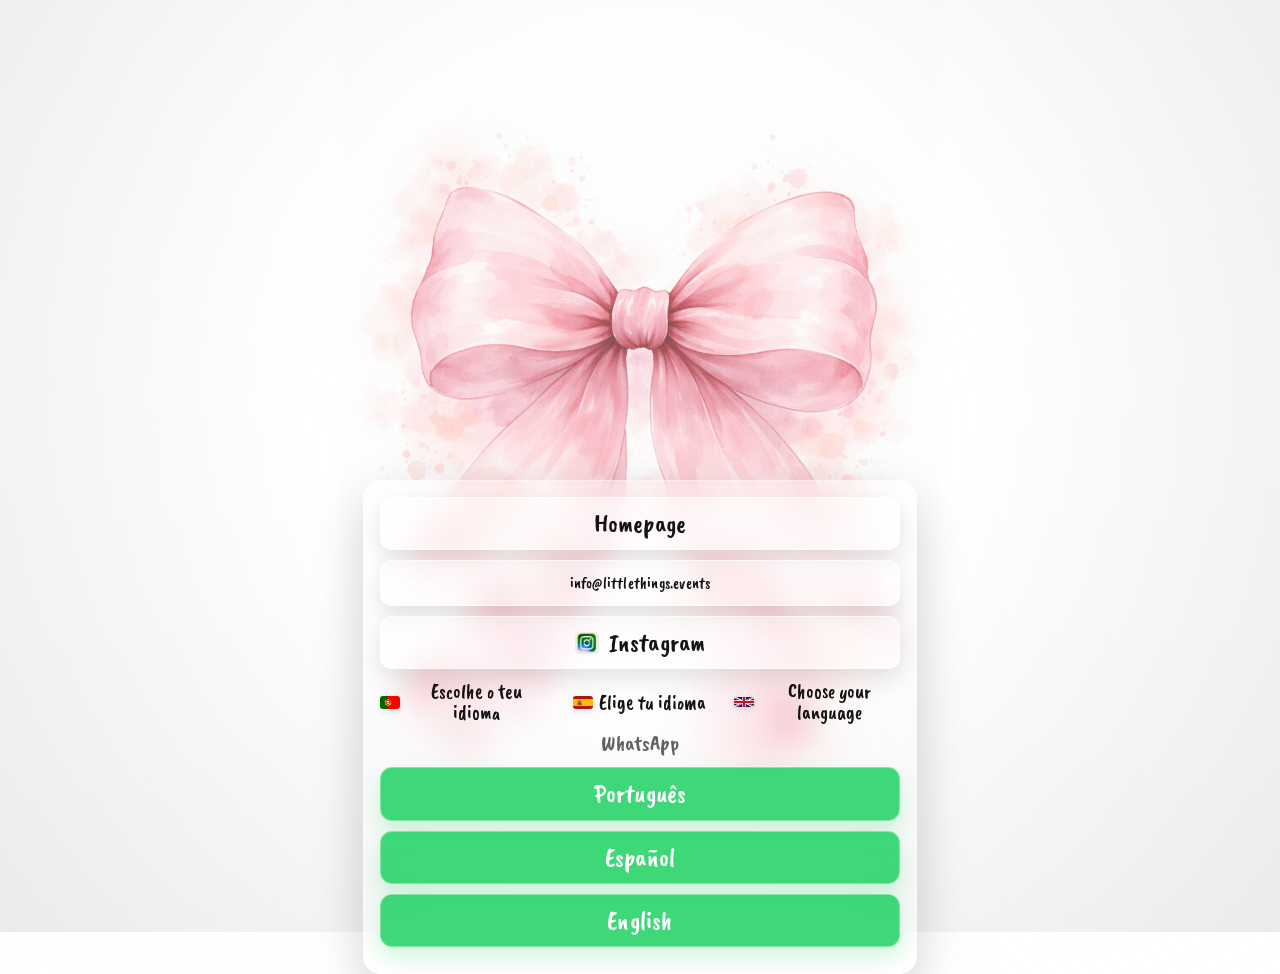
<file: qr_contact/contacts.html>
<!DOCTYPE html>
<html lang="pt">
<head>
  <!-- Google tag (gtag.js) -->
  <script async src="https://www.googletagmanager.com/gtag/js?id=G-YQN46F71DS"></script>
  <script>
    window.dataLayer = window.dataLayer || [];
    function gtag(){dataLayer.push(arguments);}
    gtag('js', new Date());

    gtag('config', 'G-YQN46F71DS');
  </script>

  <meta charset="UTF-8" />
  <title>WhatsApp Contact</title>
  <meta name="viewport" content="width=device-width, initial-scale=1.0, viewport-fit=cover" />

  <link rel="preconnect" href="https://fonts.googleapis.com">
  <link rel="preconnect" href="https://fonts.gstatic.com" crossorigin>
  <link href="https://fonts.googleapis.com/css2?family=Caveat+Brush&display=swap" rel="stylesheet">

  <style>
    :root{
      --wa: #25D366;

      --glass: rgba(255,255,255,.30);
      --glass-border: rgba(255,255,255,.35);
      --shadow: 0 18px 50px rgba(0,0,0,.18);

      --text: rgba(0,0,0,.92);

      --overlay1: rgba(255,255,255,.04);
      --overlay2: rgba(0,0,0,.10);

      --font: "Caveat Brush", system-ui, -apple-system, Segoe UI, Roboto, Arial, sans-serif;
    }

    html{
      height: -webkit-fill-available;
    }

    body{
      margin:0;

      height: 100vh;
      height: 100svh;
      height: 100dvh;
      min-height: -webkit-fill-available;

      display:flex;
      flex-direction: column;
      justify-content: flex-end;
      align-items: center;

      font-family: var(--font);
      color: var(--text);

      background: url("./background.png") center / cover no-repeat;

      padding-top:    calc(10px + env(safe-area-inset-top));
      padding-left:   calc(14px + env(safe-area-inset-left));
      padding-right:  calc(14px + env(safe-area-inset-right));
      padding-bottom: calc(22px + env(safe-area-inset-bottom));

      position: relative;
      overflow-x: hidden;
    }

    body::before{
      content:"";
      position:absolute;
      inset:0;
      background: radial-gradient(
        circle at 50% 40%,
        var(--overlay1),
        rgba(255,255,255,.02) 40%,
        var(--overlay2) 100%
      );
      pointer-events:none;
    }

    .card{
      position:relative;
      width:min(420px, 92vw);
      padding: 12px 14px 14px;

      background: var(--glass);
      border: 1px solid var(--glass-border);

      backdrop-filter: blur(14px);
      -webkit-backdrop-filter: blur(14px);

      border-radius: 18px;
      box-shadow: var(--shadow);
      margin-bottom: 6px;
    }

    .btn{
      display:flex;
      align-items:center;
      justify-content:center;
      gap:10px;

      margin: 10px 0;
      padding: 12px 12px;

      border-radius: 12px;
      text-decoration:none;

      font-family: var(--font);
      font-weight: 400;
      letter-spacing: .2px;
      font-size: clamp(20px, 2.6vw, 26px);
      line-height: 1.05;

      background: rgba(37, 211, 102, .88);
      border: 1px solid rgba(255,255,255,.35);
      color: white;

      box-shadow: 0 10px 22px rgba(37, 211, 102, .22);
      transition: transform .08s ease, filter .12s ease;
      -webkit-tap-highlight-color: transparent;
      user-select:none;
      cursor:pointer;
    }

    .btn:hover{
      filter: brightness(1.03);
    }

    .btn:active{
      transform: scale(.985);
    }

    button.btn{
      -webkit-appearance: none;
      appearance: none;
      font: inherit;
      text-align: center;
      width: 100%;
    }

    .btn-homepage,
    .btn-email,
    .btn-instagram{
      margin-top: 0;
      margin-bottom: 12px;

      background: rgba(255,255,255,.50);
      color: rgba(0,0,0,.92);
      border: 1px solid rgba(255,255,255,.55);
      box-shadow: 0 10px 22px rgba(0,0,0,.10);
    }

    .btn-homepage{
      margin-bottom: 10px;
    }

    .btn-email{
      margin-bottom: 10px;

      width: 100%;
      justify-content: center;
      text-align: center;
    }

    .btn-email span{
      display:inline-block;
      text-align:center;
    }

    .ig-icon{
      width: 22px;
      height: 22px;
      object-fit: contain;
      border-radius: 6px;
      animation: igspin 2.8s linear infinite;
    }

    @keyframes igspin{
      from{
        transform: rotate(0deg);
      }

      to{
        transform: rotate(360deg);
      }
    }

    .header{
      text-align:center;
      margin-bottom: 10px;
      font-family: var(--font);
    }

    .lang-row{
      display:grid;
      grid-template-columns: 1fr 1fr 1fr;
      gap: 10px;
      align-items:center;
      margin-bottom: 6px;
    }

    .lang-row .item{
      display:flex;
      justify-content:center;
    }

    .lang-row .wrap{
      display:inline-flex;
      align-items:center;
      gap:6px;
    }

    .lang-row img{
      width: 18px;
      height: auto;
      flex-shrink: 0;
      border-radius: 3px;
      box-shadow: 0 2px 6px rgba(0,0,0,.12);
    }

    .lang-row .wrap span{
      display:inline-block;
      font-family: var(--font);
      font-weight: 400;
      font-size: clamp(16px, 2.2vw, 20px);
      line-height: 1.05;
      color: rgba(0,0,0,.92);
      text-align:center;
      white-space: normal;
      max-width: 140px;
    }

    .subtitle{
      font-family: var(--font);
      font-weight: 400;
      font-size: clamp(18px, 2.2vw, 22px);
      opacity: .72;
      margin: 2px 0 0;
      text-align:center;
      color: rgba(0,0,0,.85);
    }

    @media (max-width: 380px){
      .lang-row{
        gap: 8px;
      }

      .lang-row .wrap span{
        max-width: 120px;
      }

      .btn{
        padding: 11px 11px;
      }

      .ig-icon{
        width: 20px;
        height: 20px;
      }
    }

    @media (min-width: 900px){
      body{
        justify-content: center;

        background:
          radial-gradient(circle at center, rgba(255,255,255,.25), rgba(255,255,255,.08)),
          url("./background.png") center / contain no-repeat;
      }

      :root{
        --glass: rgba(255,255,255,.22);
        --glass-border: rgba(255,255,255,.32);
        --overlay1: rgba(255,255,255,.02);
        --overlay2: rgba(0,0,0,.08);
      }

      .card{
        width: 520px;
        padding: 16px 16px 16px;
        transform: translateY(270px);
      }

      .lang-row img{
        width: 20px;
      }

      .ig-icon{
        width: 24px;
        height: 24px;
      }
    }

    @media (orientation: landscape) and (max-height: 430px){
      body{
        justify-content: center;
      }

      .card{
        margin-bottom: 0;
      }
    }
  </style>
</head>

<body>
  <div class="card">

    <a class="btn btn-homepage"
       href="https://www.littlethings.events/index.html">
      <span>Homepage</span>
    </a>

    <button class="btn btn-email" id="emailBtn" type="button">
      <span>info@littlethings.events</span>
    </button>

    <a class="btn btn-instagram"
       href="https://www.instagram.com/little.things.artdecor"
       target="_blank"
       rel="noopener">
      <img class="ig-icon" src="./instagram.gif" alt="Instagram">
      <span>Instagram</span>
    </a>

    <div class="header">
      <div class="lang-row">
        <div class="item">
          <div class="wrap">
            <img src="./flag-pt.png" alt="PT">
            <span>Escolhe o teu idioma</span>
          </div>
        </div>

        <div class="item">
          <div class="wrap">
            <img src="./flag-es.png" alt="ES">
            <span>Elige tu idioma</span>
          </div>
        </div>

        <div class="item">
          <div class="wrap">
            <img src="./flag-gb.png" alt="EN">
            <span>Choose your language</span>
          </div>
        </div>
      </div>

      <p class="subtitle">WhatsApp</p>
    </div>

    <a class="btn" href="https://wa.me/351918373423?text=Ol%C3%A1%2C%20gostaria%20de%20mais%20informa%C3%A7%C3%B5es.">Português</a>

    <a class="btn" href="https://wa.me/351918373423?text=Hola%2C%20me%20gustar%C3%ADa%20recibir%20m%C3%A1s%20informaci%C3%B3n.">Español</a>

    <a class="btn" href="https://wa.me/351918373423?text=Hello%2C%20I%20would%20like%20more%20information.">English</a>

  </div>

  <script>
    const emailBtn = document.getElementById("emailBtn");
    const email = "info@littlethings.events";
    const originalHTML = emailBtn.innerHTML;

    emailBtn.addEventListener("click", async () => {
      try {
        await navigator.clipboard.writeText(email);

        emailBtn.innerHTML = "<span>Copiado / Copied</span>";

        setTimeout(() => {
          emailBtn.innerHTML = originalHTML;
        }, 1500);

      } catch {
        emailBtn.innerHTML = "<span>Erro</span>";
      }
    });
  </script>
</body>
</html>
</file>
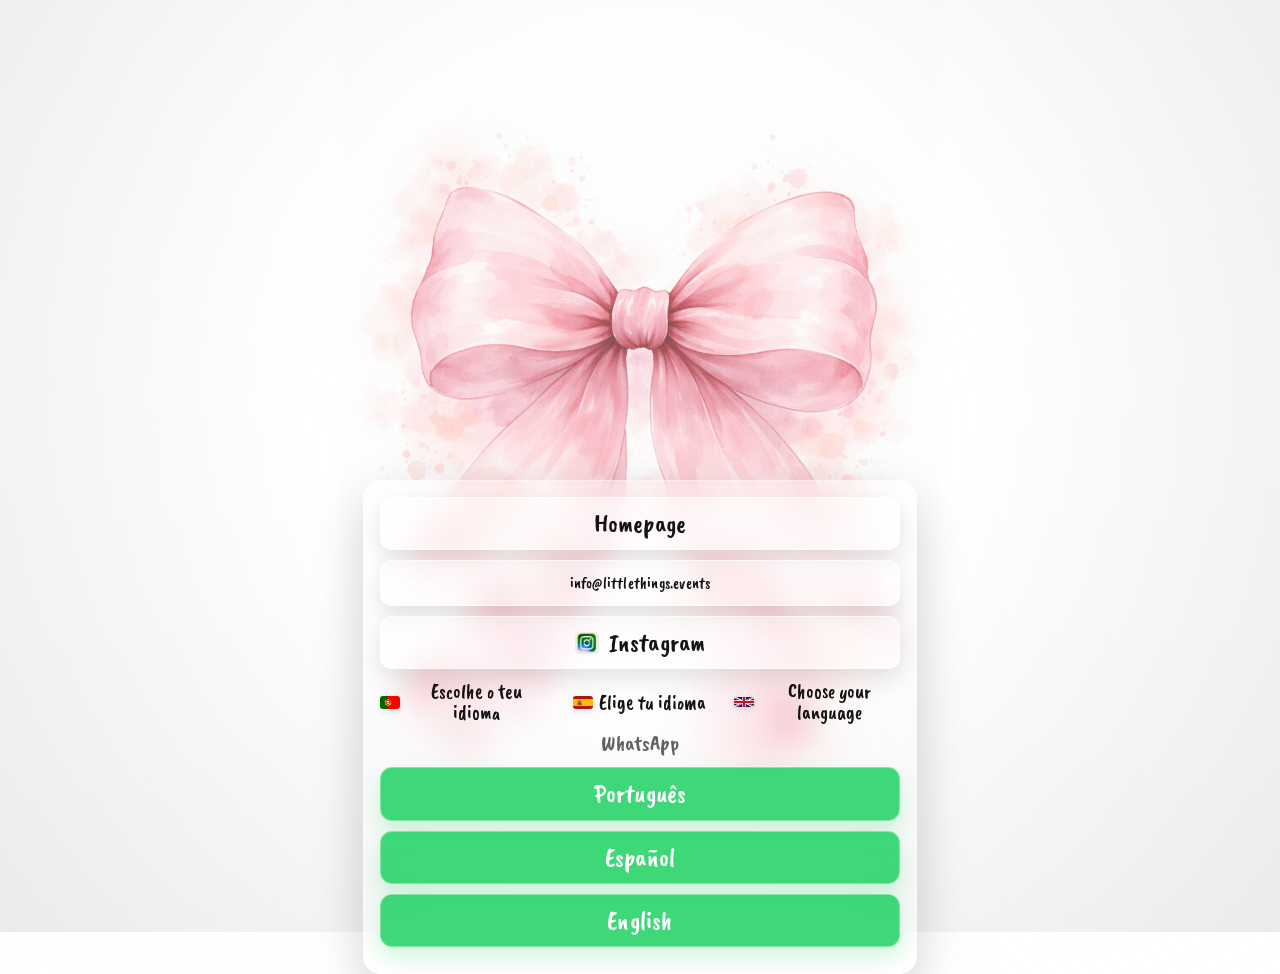
<file: qr_contact/index_test.html>
<!DOCTYPE html>
<html lang="pt">
<head>
  <meta charset="UTF-8" />
  <title>WhatsApp Contact</title>
  <meta name="viewport" content="width=device-width, initial-scale=1.0, viewport-fit=cover" />

  <link rel="preconnect" href="https://fonts.googleapis.com">
  <link rel="preconnect" href="https://fonts.gstatic.com" crossorigin>
  <link href="https://fonts.googleapis.com/css2?family=Caveat+Brush&display=swap" rel="stylesheet">

  <style>
    :root{
      --wa: #25D366;

      --glass: rgba(255,255,255,.30);
      --glass-border: rgba(255,255,255,.35);
      --shadow: 0 18px 50px rgba(0,0,0,.18);

      --text: rgba(0,0,0,.92);

      --overlay1: rgba(255,255,255,.04);
      --overlay2: rgba(0,0,0,.10);

      --font: "Caveat Brush", system-ui, -apple-system, Segoe UI, Roboto, Arial, sans-serif;
    }

    html{
      height: -webkit-fill-available;
    }

    body{
      margin:0;

      height: 100vh;
      height: 100svh;
      height: 100dvh;
      min-height: -webkit-fill-available;

      display:flex;
      flex-direction: column;
      justify-content: flex-end;
      align-items: center;

      font-family: var(--font);
      color: var(--text);

      background: url("./background.png") center / cover no-repeat;

      padding-top:    calc(10px + env(safe-area-inset-top));
      padding-left:   calc(14px + env(safe-area-inset-left));
      padding-right:  calc(14px + env(safe-area-inset-right));
      padding-bottom: calc(22px + env(safe-area-inset-bottom));

      position: relative;
      overflow-x: hidden;
    }

    body::before{
      content:"";
      position:absolute;
      inset:0;
      background: radial-gradient(
        circle at 50% 40%,
        var(--overlay1),
        rgba(255,255,255,.02) 40%,
        var(--overlay2) 100%
      );
      pointer-events:none;
    }

    .card{
      position:relative;
      width:min(420px, 92vw);
      padding: 12px 14px 14px;

      background: var(--glass);
      border: 1px solid var(--glass-border);

      backdrop-filter: blur(14px);
      -webkit-backdrop-filter: blur(14px);

      border-radius: 18px;
      box-shadow: var(--shadow);
      margin-bottom: 6px;
    }

    .btn{
      display:flex;
      align-items:center;
      justify-content:center;
      gap:10px;

      margin: 10px 0;
      padding: 12px 12px;

      border-radius: 12px;
      text-decoration:none;

      font-family: var(--font);
      font-weight: 400;
      letter-spacing: .2px;
      font-size: clamp(20px, 2.6vw, 26px);
      line-height: 1.05;

      background: rgba(37, 211, 102, .88);
      border: 1px solid rgba(255,255,255,.35);
      color: white;

      box-shadow: 0 10px 22px rgba(37, 211, 102, .22);
      transition: transform .08s ease, filter .12s ease;
      -webkit-tap-highlight-color: transparent;
      user-select:none;
      cursor:pointer;
    }

    .btn:hover{
      filter: brightness(1.03);
    }

    .btn:active{
      transform: scale(.985);
    }

    button.btn{
      -webkit-appearance: none;
      appearance: none;
      font: inherit;
      text-align: center;
      width: 100%;
    }

    .btn-homepage,
    .btn-email,
    .btn-instagram{
      margin-top: 0;
      margin-bottom: 12px;

      background: rgba(255,255,255,.50);
      color: rgba(0,0,0,.92);
      border: 1px solid rgba(255,255,255,.55);
      box-shadow: 0 10px 22px rgba(0,0,0,.10);
    }

    .btn-homepage{
      margin-bottom: 10px;
    }

    .btn-email{
      margin-bottom: 10px;
      width: 100%;
      justify-content: center;
      text-align: center;
    }

    .btn-email span{
      display:inline-block;
      text-align:center;
    }

    .ig-icon{
      width: 22px;
      height: 22px;
      object-fit: contain;
      border-radius: 6px;
      animation: igspin 2.8s linear infinite;
    }

    @keyframes igspin{
      from{
        transform: rotate(0deg);
      }

      to{
        transform: rotate(360deg);
      }
    }

    .header{
      text-align:center;
      margin-bottom: 10px;
      font-family: var(--font);
    }

    .lang-row{
      display:grid;
      grid-template-columns: 1fr 1fr 1fr;
      gap: 10px;
      align-items:center;
      margin-bottom: 6px;
    }

    .lang-row .item{
      display:flex;
      justify-content:center;
    }

    .lang-row .wrap{
      display:inline-flex;
      align-items:center;
      gap:6px;
    }

    .lang-row img{
      width: 18px;
      height: auto;
      flex-shrink: 0;
      border-radius: 3px;
      box-shadow: 0 2px 6px rgba(0,0,0,.12);
    }

    .lang-row .wrap span{
      display:inline-block;
      font-family: var(--font);
      font-weight: 400;
      font-size: clamp(16px, 2.2vw, 20px);
      line-height: 1.05;
      color: rgba(0,0,0,.92);
      text-align:center;
      white-space: normal;
      max-width: 140px;
    }

    .subtitle{
      font-family: var(--font);
      font-weight: 400;
      font-size: clamp(18px, 2.2vw, 22px);
      opacity: .72;
      margin: 2px 0 0;
      text-align:center;
      color: rgba(0,0,0,.85);
    }

    @media (max-width: 380px){
      .lang-row{
        gap: 8px;
      }

      .lang-row .wrap span{
        max-width: 120px;
      }

      .btn{
        padding: 11px 11px;
      }

      .ig-icon{
        width: 20px;
        height: 20px;
      }
    }

    @media (min-width: 900px){
      body{
        justify-content: center;

        background:
          radial-gradient(circle at center, rgba(255,255,255,.25), rgba(255,255,255,.08)),
          url("./background.png") center / contain no-repeat;
      }

      :root{
        --glass: rgba(255,255,255,.22);
        --glass-border: rgba(255,255,255,.32);
        --overlay1: rgba(255,255,255,.02);
        --overlay2: rgba(0,0,0,.08);
      }

      .card{
        width: 520px;
        padding: 16px 16px 16px;
        transform: translateY(270px);
      }

      .lang-row img{
        width: 20px;
      }

      .ig-icon{
        width: 24px;
        height: 24px;
      }
    }

    @media (orientation: landscape) and (max-height: 430px){
      body{
        justify-content: center;
      }

      .card{
        margin-bottom: 0;
      }
    }
  </style>
</head>

<body>
  <div class="card">

    <a class="btn btn-homepage"
       href="https://www.littlethings.events/index_test.html">
      <span>Homepage</span>
    </a>

    <button class="btn btn-email" id="emailBtn" type="button">
      <span>info@littlethings.events</span>
    </button>

    <a class="btn btn-instagram"
       href="https://www.instagram.com/little.things.artdecor"
       target="_blank"
       rel="noopener">
      <img class="ig-icon" src="./instagram.gif" alt="Instagram">
      <span>Instagram</span>
    </a>

    <div class="header">
      <div class="lang-row">
        <div class="item">
          <div class="wrap">
            <img src="./flag-pt.png" alt="PT">
            <span>Escolhe o teu idioma</span>
          </div>
        </div>

        <div class="item">
          <div class="wrap">
            <img src="./flag-es.png" alt="ES">
            <span>Elige tu idioma</span>
          </div>
        </div>

        <div class="item">
          <div class="wrap">
            <img src="./flag-gb.png" alt="EN">
            <span>Choose your language</span>
          </div>
        </div>
      </div>

      <p class="subtitle">WhatsApp</p>
    </div>

    <a class="btn" href="https://wa.me/351918373423?text=Ol%C3%A1%2C%20gostaria%20de%20mais%20informa%C3%A7%C3%B5es.">Português</a>

    <a class="btn" href="https://wa.me/351918373423?text=Hola%2C%20me%20gustar%C3%ADa%20recibir%20m%C3%A1s%20informaci%C3%B3n.">Español</a>

    <a class="btn" href="https://wa.me/351918373423?text=Hello%2C%20I%20would%20like%20more%20information.">English</a>

  </div>

  <script>
    const emailBtn = document.getElementById("emailBtn");
    const email = "info@littlethings.events";
    const originalHTML = emailBtn.innerHTML;

    emailBtn.addEventListener("click", async () => {
      try {
        await navigator.clipboard.writeText(email);

        emailBtn.innerHTML = "<span>Copiado / Copied</span>";

        setTimeout(() => {
          emailBtn.innerHTML = originalHTML;
        }, 1500);

      } catch {
        emailBtn.innerHTML = "<span>Erro</span>";
      }
    });
  </script>
</body>
</html>
</file>
